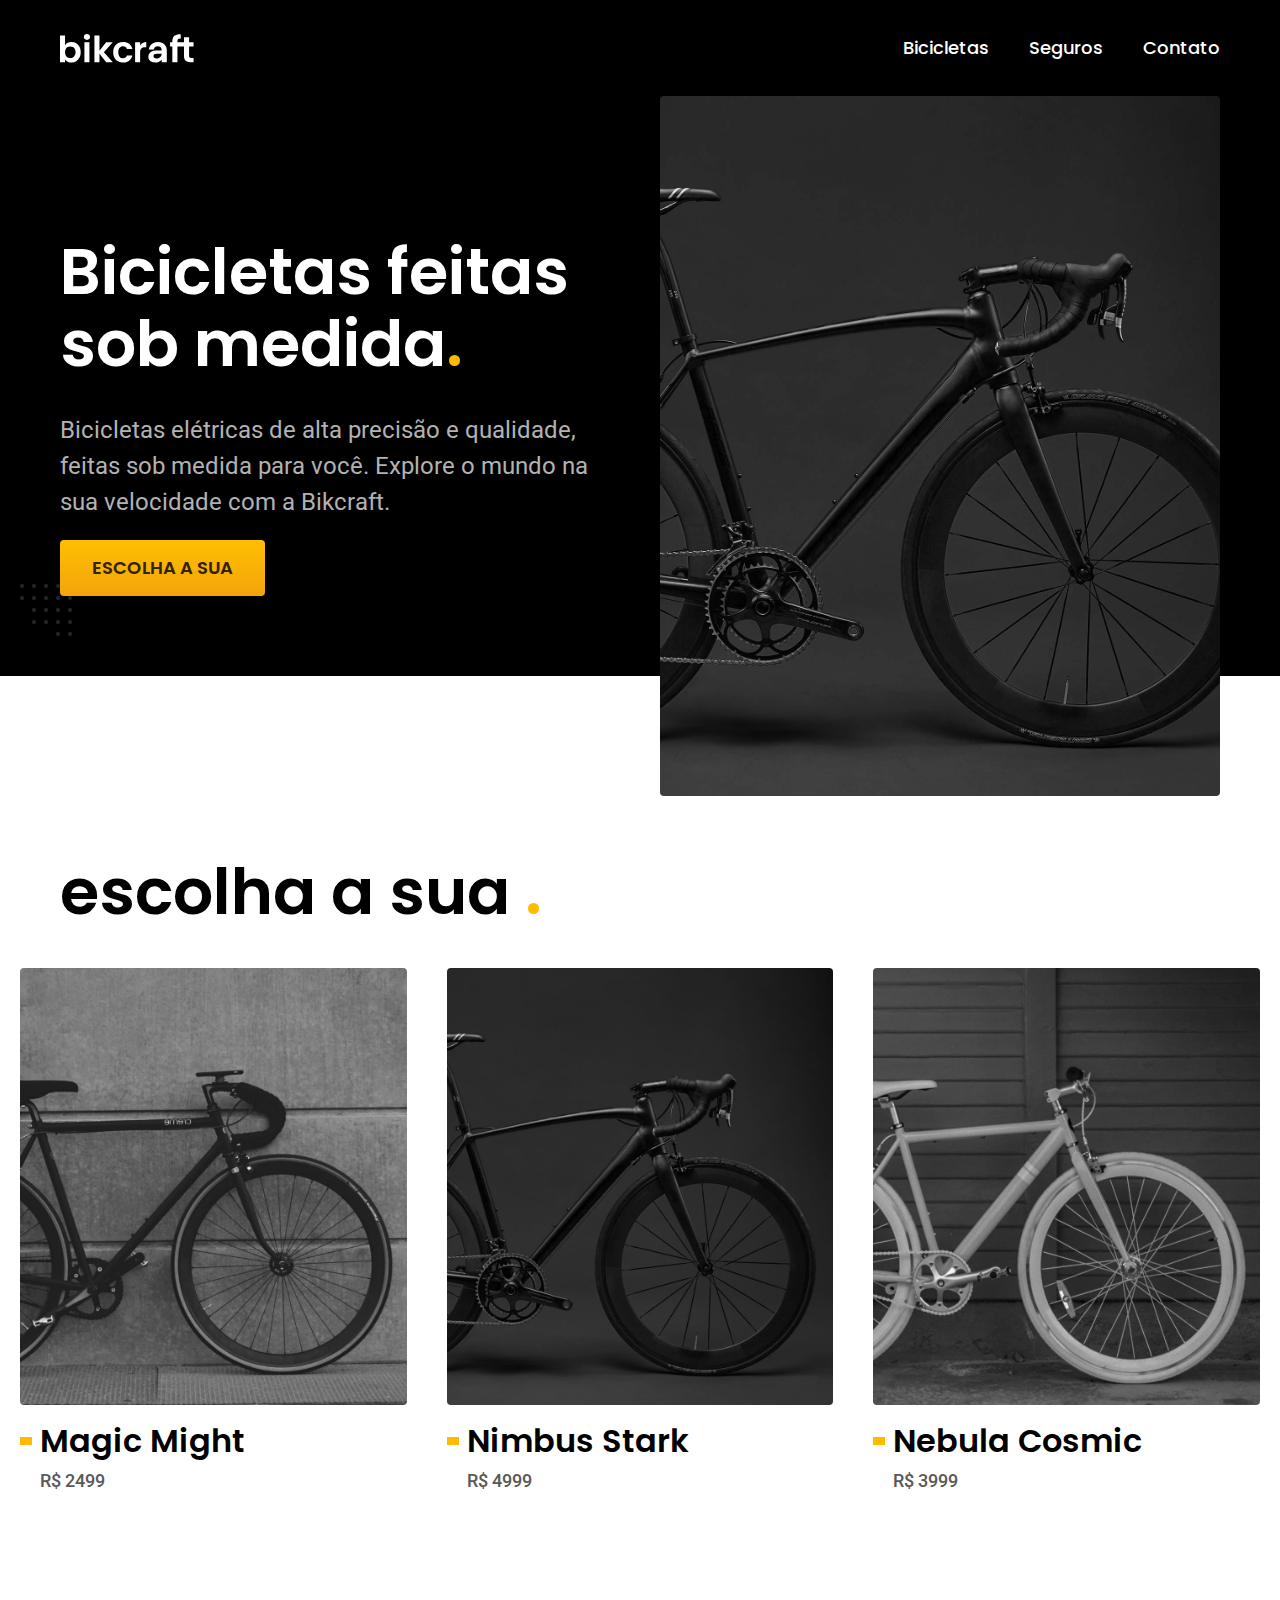
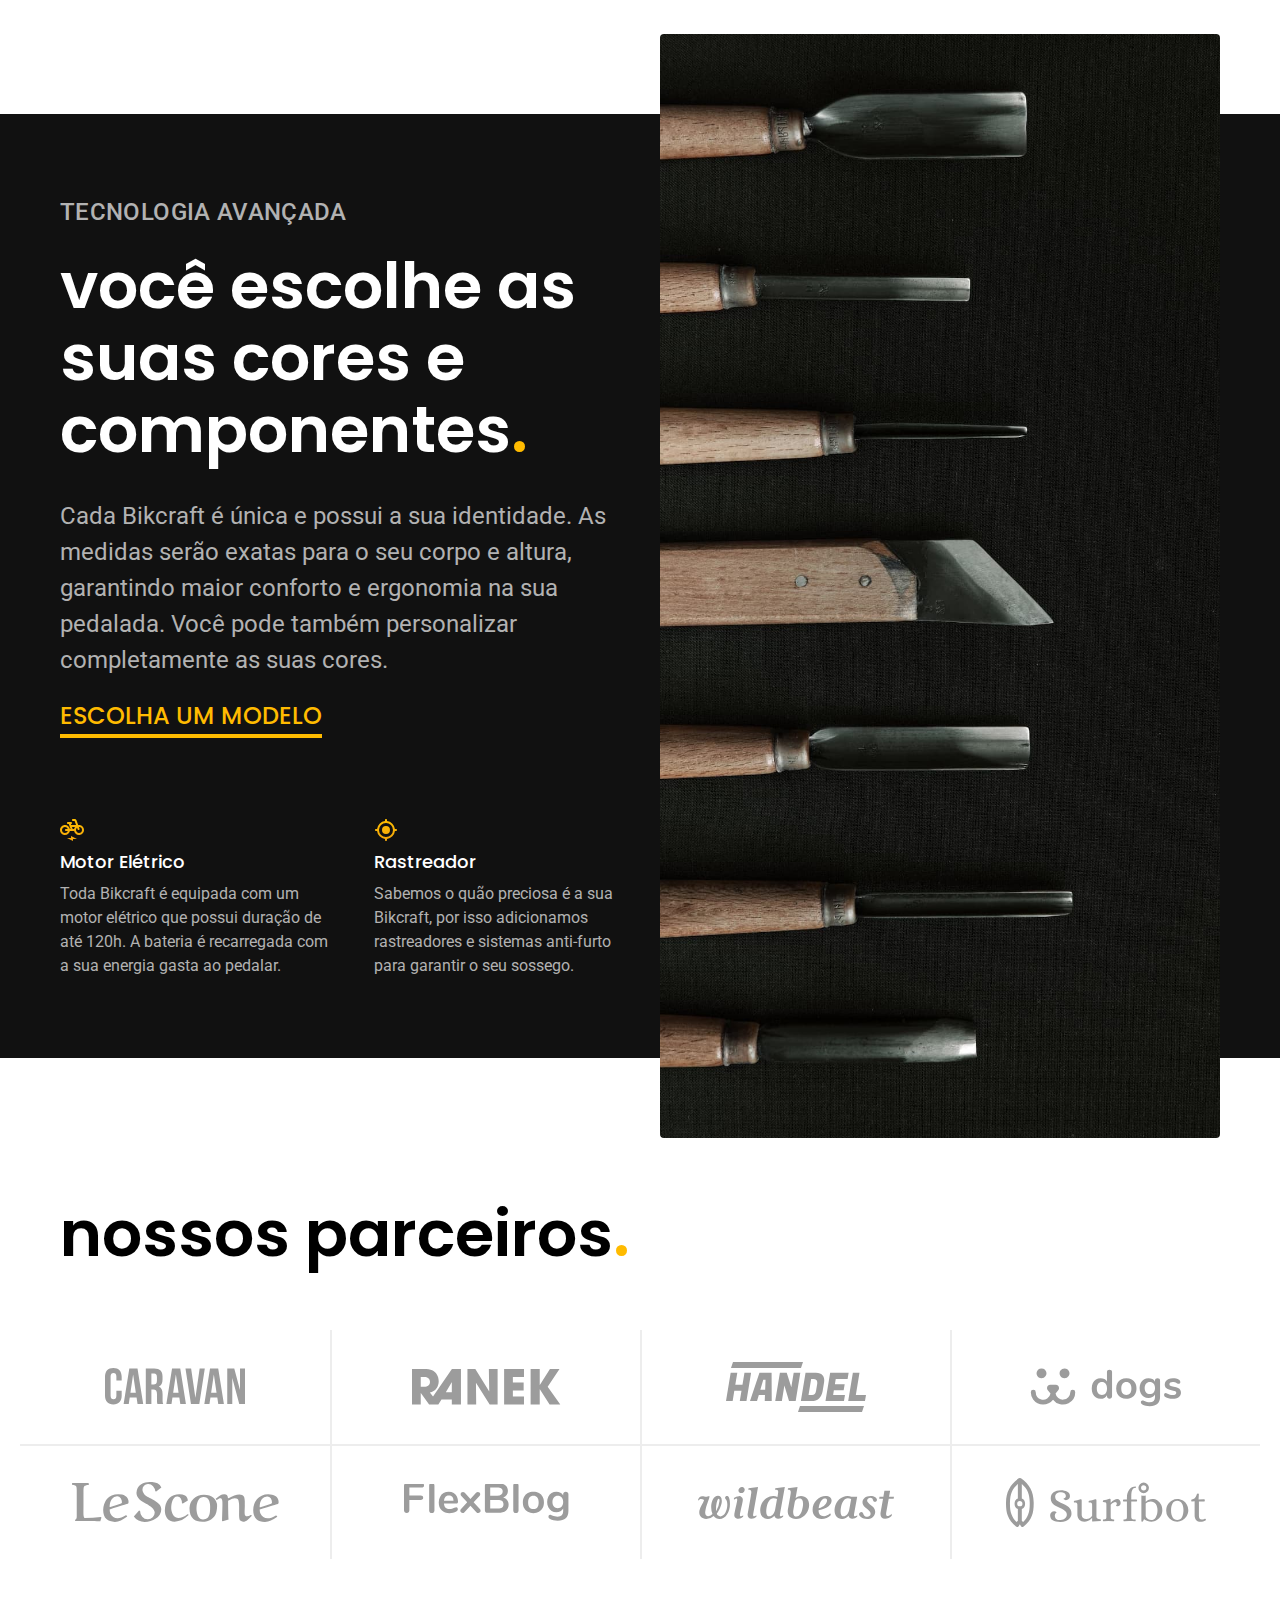
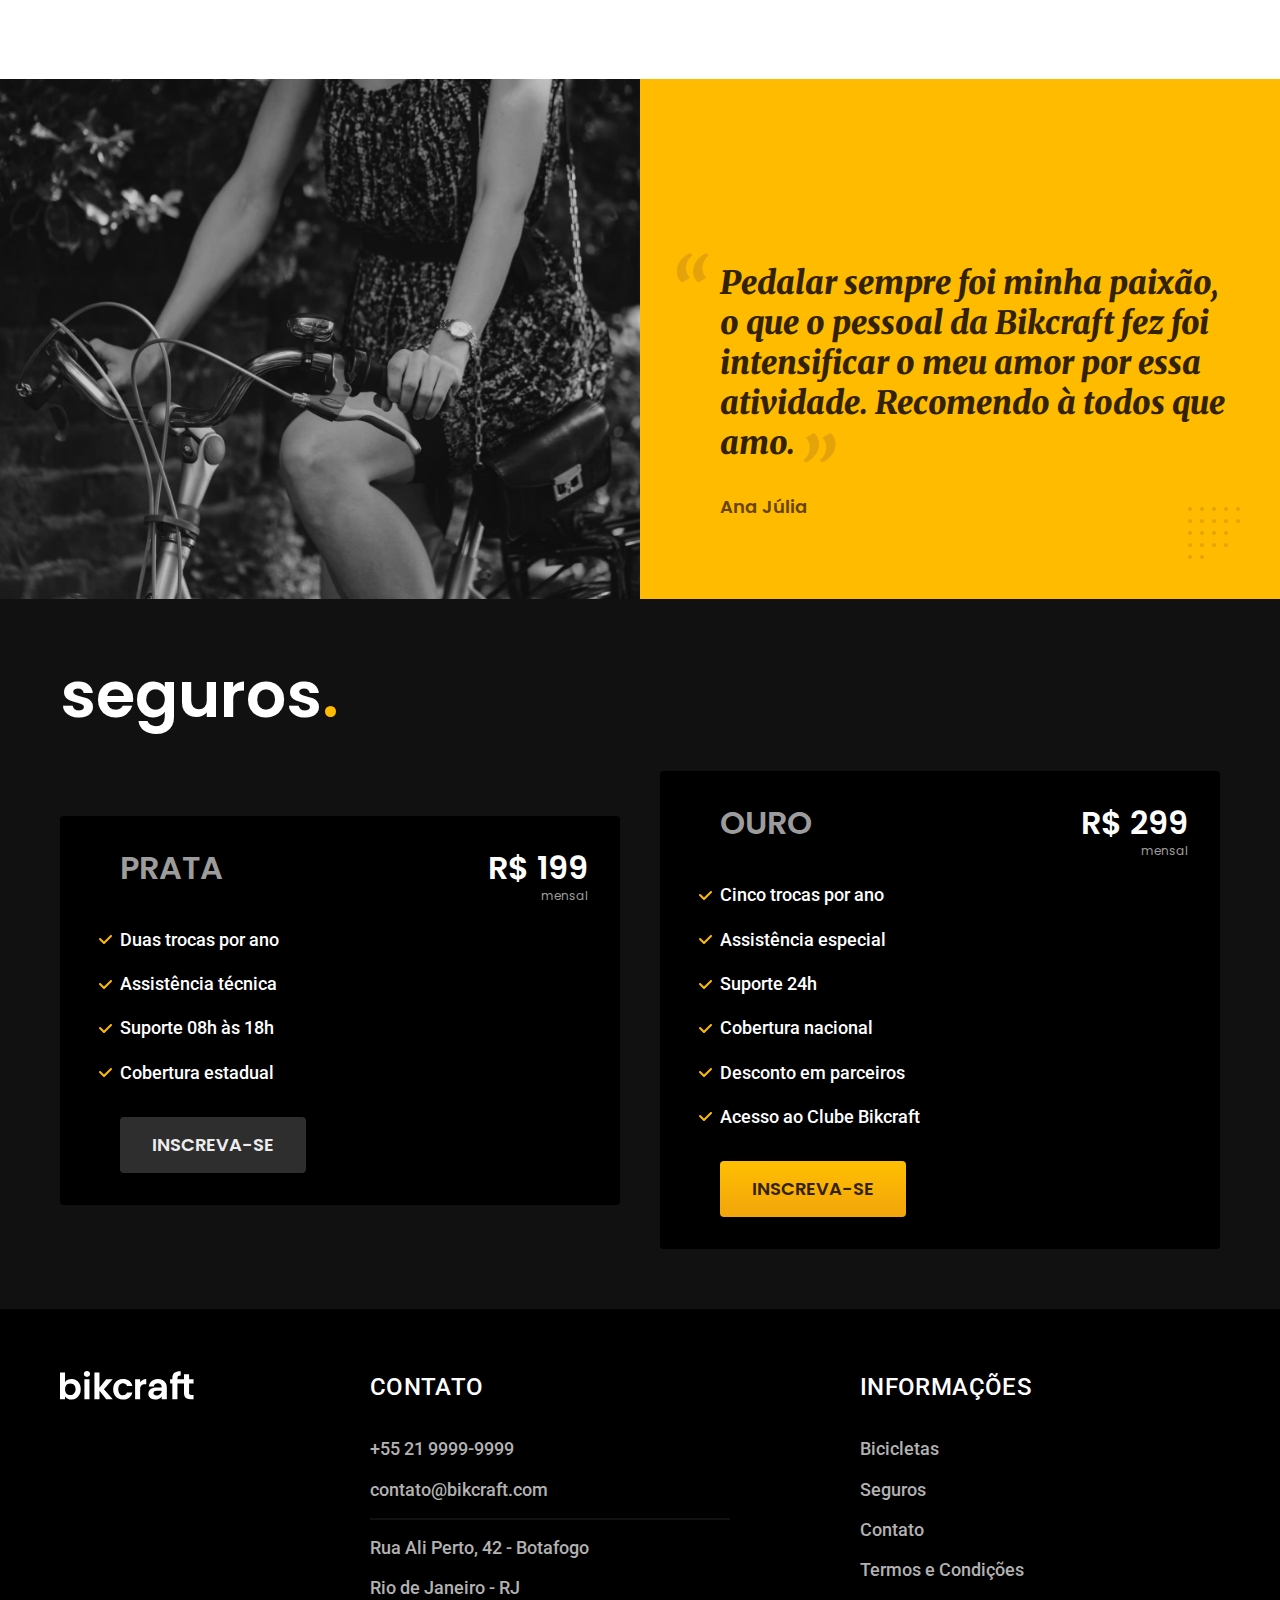
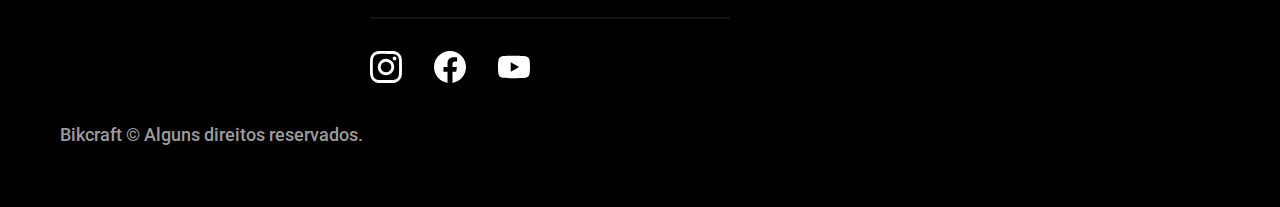
<file: index.html>
<!DOCTYPE html>
<html lang="pt-br">

<head>
  <meta charset="UTF-8">
  <meta name="viewport" content="width=device-width, initial-scale=1.0">
  <title>Bikcraft - Bicicletas Elétricas</title>
  <meta name="description" content="Bicicletas elétricas de alta precisão e qualidade,  feitas sob medida para o cliente. Explore o mundo na sua velocidade com a Bikcraft.">

  <link rel="icon" href="./favicon.svg" type="image/svg+xml">
  <link rel="preload" href="./CSS/style.min.css" as="style">
  <link rel="stylesheet" href="./CSS/style.min.css">
  <script>document.documentElement.classList.add('js');</script>

  <link rel="preconnect" href="https://fonts.googleapis.com">
  <link rel="preconnect" href="https://fonts.gstatic.com" crossorigin>
  <link href="https://fonts.googleapis.com/css2?family=Merriweather:ital,wght@1,900&family=Poppins:wght@400;600&family=Roboto:wght@400;500&display=swap" rel="stylesheet">
</head>

<body>
  <header class="header-bg">
    <div class="header container">
      <a href="./">
        <img src="./img/bikcraft.svg" width="136" height="32" alt="Bikcraft">
      </a>

      <nav aria-label="primaria">
        <ul class="header-menu font-1-m cor-0">
          <li><a href="./bicicletas.html">Bicicletas</a></li>
          <li><a href="./seguros.html">Seguros</a></li>
          <li><a href="./contato.html">Contato</a></li>
        </ul>
      </nav>
    </div>
  </header>

  <main class="introducao-bg">
    <div class="introducao container">
      <div class="introducao-conteudo">
        <h1 class="font-1-xxl cor-0 fadeInDown" data-anime="200">Bicicletas feitas sob medida<span class="cor-p1">.</span></h1>
        <p class="font-2-l cor-5 fadeInDown" data-anime="400">Bicicletas elétricas de alta precisão e qualidade, feitas sob medida para você. Explore o mundo na sua velocidade com a Bikcraft.</p>
        <a class="botao fadeInDown" data-anime="600" href="./bicicletas.html">Escolha a sua</a>
      </div>
      <picture data-anime="800" class="fadeInDown">
        <source media="(max-width: 800px)" srcset="./img/bicicletas/nimbus.jpg">
        <img src="./img/fotos/introducao.jpg" width="1280" height="1600" alt="Bicicleta elétrica preta.">
      </picture>
    </div>
  </main>

  <article class="bicicletas-lista">
    <h2 class=" container font-1-xxl">escolha a sua <span class="cor-p1">.</span></h2>

    <ul>
      <li>
        <a href="./bicicletas/magic.html">
          <img src="./img/bicicletas/magic-home.jpg" alt="Bicicleta preta" width="920" height="1040">
          <h3 class="font-1-xl">Magic Might</h3>
          <span class="font-2-m cor-8">R$ 2499</span>
        </a>
      </li>

      <li>
        <a href="./bicicletas/nimbus.html">
          <img src="./img/bicicletas/nimbus-home.jpg" alt="Bicicleta preta" width="920" height="1040">
          <h3 class="font-1-xl">Nimbus Stark</h3>
          <span class="font-2-m cor-8">R$ 4999</span>
        </a>
      </li>

      <li>
        <a href="./bicicletas/nebula.html">
          <img src="./img/bicicletas/nebula-home.jpg" alt="Bicicleta preta" width="920" height="1040">
          <h3 class="font-1-xl">Nebula Cosmic</h3>
          <span class="font-2-m cor-8">R$ 3999</span>
        </a>
      </li>
    </ul>
  </article>

  <article class="tecnologia-bg">
    <div class="tecnologia container">

      <div class="tecnologia-conteudo">
        <span class="font-2-l-b cor-5">Tecnologia Avançada</span>
        <h2 class="font-1-xxl cor-0">você escolhe as suas cores e componentes<span class="cor-p1">.</span></h2>
        <p class="font-2-l cor-5">Cada Bikcraft é única e possui a sua identidade. As medidas serão exatas para o seu corpo e altura, garantindo maior conforto e ergonomia na sua pedalada. Você pode também personalizar completamente as suas cores.</p>
        <a class="link" href="./bicicletas.html">Escolha um modelo</a>

        <div class="tecnologia-vantagens">
          <div>
            <img src="./img/icones/eletrica.svg" alt="" width="24" height="24">
            <h3 class="font-1-m cor-0">Motor Elétrico</h3>
            <p class="font-2-s cor-5">Toda Bikcraft é equipada com um motor elétrico que possui duração de até 120h. A bateria é recarregada com a sua energia gasta ao pedalar.</p>
          </div>

          <div>
            <img src="./img/icones/rastreador.svg" alt="" width="24" height="24">
            <h3 class="font-1-m cor-0">Rastreador</h3>
            <p class="font-2-s cor-5">Sabemos o quão preciosa é a sua Bikcraft, por isso adicionamos rastreadores e sistemas anti-furto para garantir o seu sossego.</p>
          </div>
        </div>

      </div>
      <div class="tecnologia-imagem">
        <img src="./img/fotos/tecnologia.jpg" alt="" width="1200" height="1920">
      </div>
    </div>
  </article>

  <section class="parceiros" aria-label="Nossos Parceiros">
    <h2 class=" container font-1-xxl">nossos parceiros<span class="cor-p1">.</span></h2>
    <ul>
      <li><img src="./img/parceiros/caravan.svg" alt="caravan" width="140" height="38"></li>
      <li><img src="./img/parceiros/ranek.svg" alt="ranekd" width="149" height="36"></li>
      <li><img src="./img/parceiros/handel.svg" alt="handel" width="140" height="50"></li>
      <li><img src="./img/parceiros/dogs.svg" alt="dogs" width="152" height="39"></li>
      <li><img src="./img/parceiros/lescone.svg" alt="lescone" width="208" height="41"></li>
      <li><img src="./img/parceiros/flexblog.svg" alt="flexblog" width="165" height="38"></li>
      <li><img src="./img/parceiros/wildbeast.svg" alt="wildbeast" width="196" height="34"></li>
      <li><img src="./img/parceiros/surfbot.svg" alt="surfbot" width="200" height="49"></li>
    </ul>
  </section>

  <section class="depoimento" aria-label="Depoimento">
    <div>
      <img src="./img/fotos/depoimento.jpg" width="1560" height="1360" alt="Pessoa pedalando uma bicicleta Bikcraft">
    </div>
    <div class="depoimento-conteudo">
      <blockquote class="font-1-xl cor-p5">
        <p>Pedalar sempre foi minha paixão, o que o pessoal da Bikcraft fez foi intensificar o meu amor por essa atividade. Recomendo à todos que amo.</p>
      </blockquote>
      <span class="font-1-m-b cor-p4">Ana Júlia</span>
    </div>
  </section>

  <article class="seguros-bg">
    <div class="seguros container">
      <h2 class="font-1-xxl cor-0">seguros<span class="cor-p1">.</span></h2>
      <div class="seguros-item">
        <h3 class="font-1-xl cor-6">PRATA</h3>
        <span class="font-1-xl cor-0">R$ 199 <span class="font-1-xs cor-6">mensal</span></span>
        <ul class="font-2-m cor-0">
          <li>Duas trocas por ano</li>
          <li>Assistência técnica</li>
          <li>Suporte 08h às 18h</li>
          <li>Cobertura estadual</li>
        </ul>
        <a class="botao secundario" href="./orçamento.html?tipo=seguro&produto=prata">Inscreva-se</a>
      </div>

      <div class="seguros-item">
        <h3 class="font-1-xl cor-6">OURO</h3>
        <span class="font-1-xl cor-0">R$ 299 <span class="font-1-xs cor-6">mensal</span></span>
        <ul class="font-2-m cor-0">
          <li>Cinco trocas por ano</li>
          <li>Assistência especial</li>
          <li>Suporte 24h</li>
          <li>Cobertura nacional</li>
          <li>Desconto em parceiros</li>
          <li>Acesso ao Clube Bikcraft</li>
        </ul>
        <a class="botao" href="./orçamento.html?tipo=seguro&produto=ouro">Inscreva-se</a>
      </div>
    </div>
  </article>

  <footer class="footer-bg">
    <div class="footer container">
      <img src="./img/bikcraft.svg" alt="Bikcraft" width="136" height="32">
      <div class="footer-contato">
        <h3 class="font-2-l-b cor-0">Contato</h3>
        <ul class="font-2-m cor-5">
          <li><a href="tel::+552199999999">+55 21 9999-9999</a></li>
          <li><a href="mailto:contato@bikcraft.com">contato@bikcraft.com</a></li>
          <li>Rua Ali Perto, 42 - Botafogo</li>
          <li>Rio de Janeiro - RJ</li>
        </ul>

        <div class="footer-redes">
          <a href="./">
            <img src="./img/redes/instagram.svg" alt="Instagram" width="32" height="32"></a>
          <a href="./"><img src="./img/redes/facebook.svg" alt="Facebook" width="32" height="32"></a>
          <a href="./"><img src="./img/redes/youtube.svg" alt="Youtube" width="32" height="32"></a>
        </div>
      </div>

      <div class="footer-informacoes">
        <h3 class="font-2-l-b cor-0">Informações</h3>
        <nav>
          <ul class="font-2-m cor-5">
            <li><a href="./bicicletas.html">Bicicletas</a></li>
            <li><a href="./seguros.html">Seguros</a></li>
            <li><a href="./contato.html">Contato</a></li>
            <li><a href="./termos.html">Termos e Condições</a></li>
          </ul>
        </nav>
      </div>
      <p class="footer-copy font-2-m cor-6">Bikcraft © Alguns direitos reservados.</p>
    </div>
  </footer>

  <script src="./js/plugins/simple-anime.js"></script>
  <script src="./js/script.js"></script>
</body>

</html>
</file>
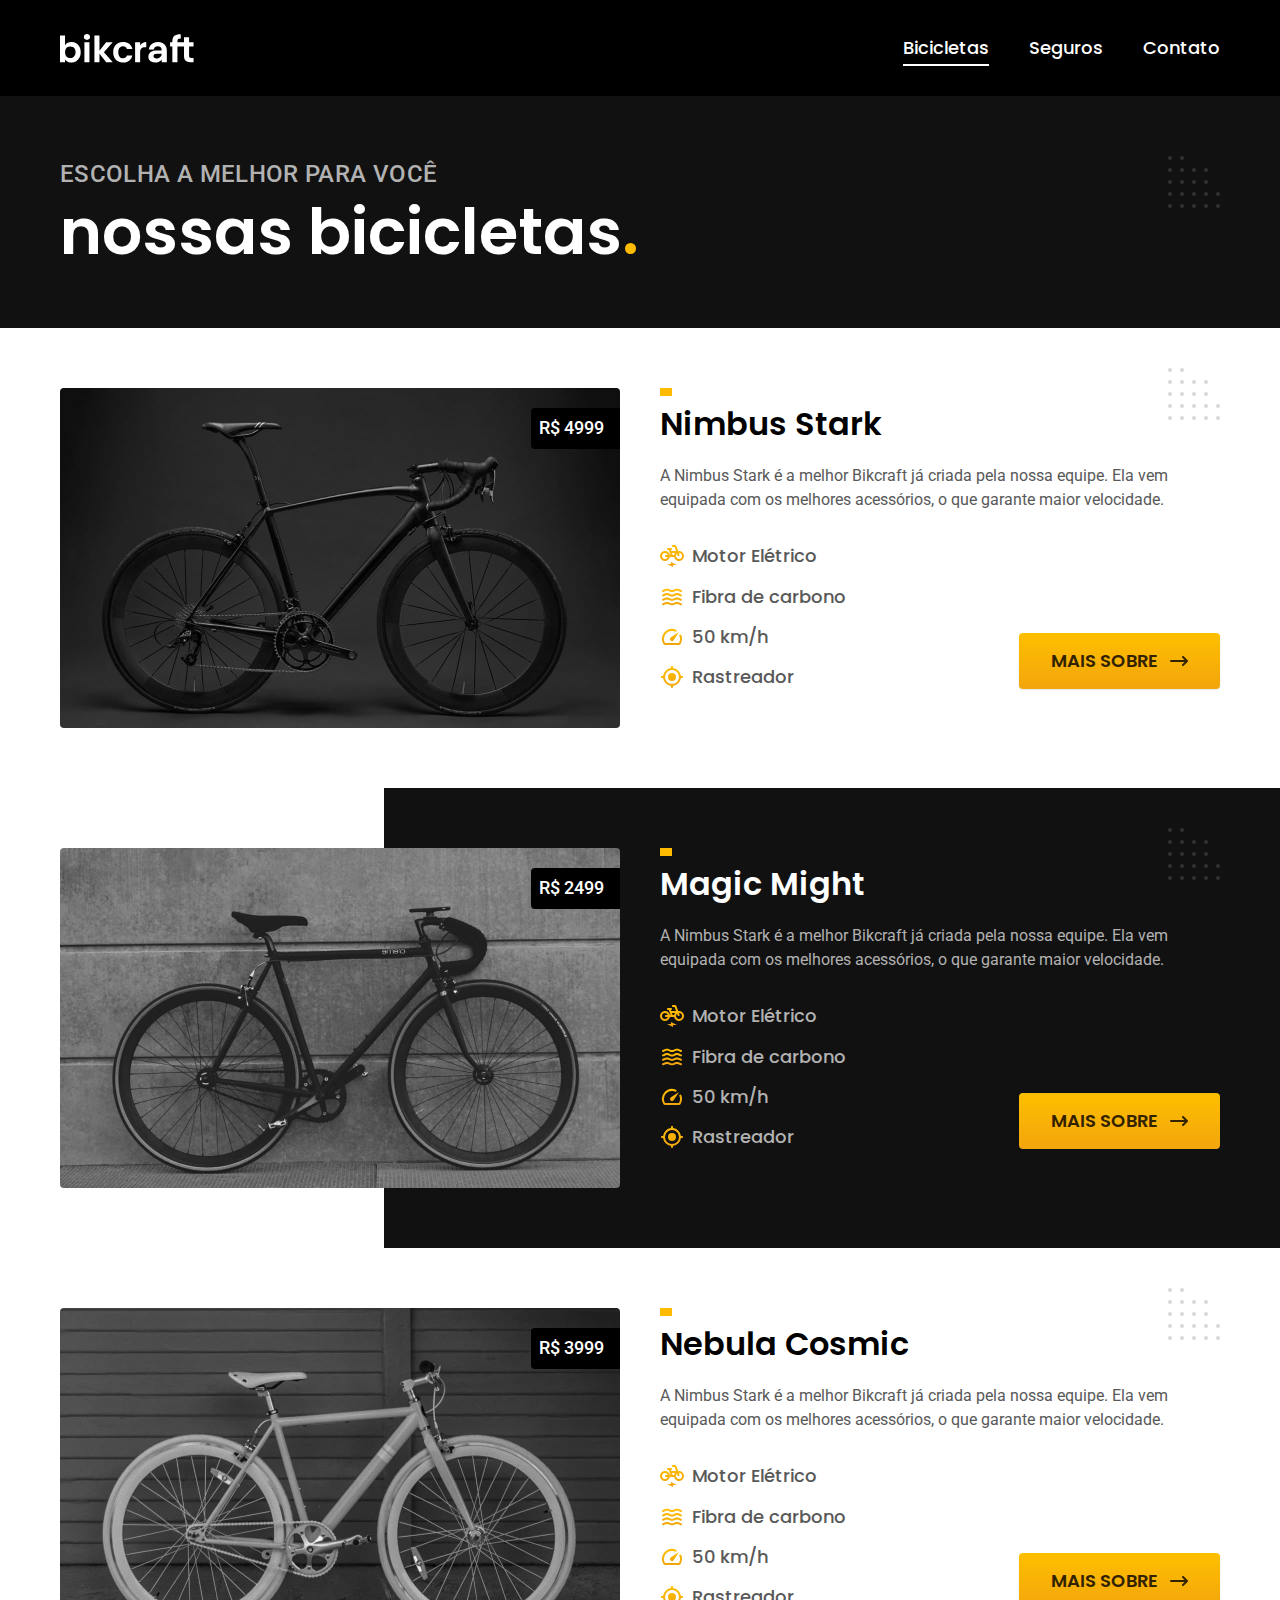
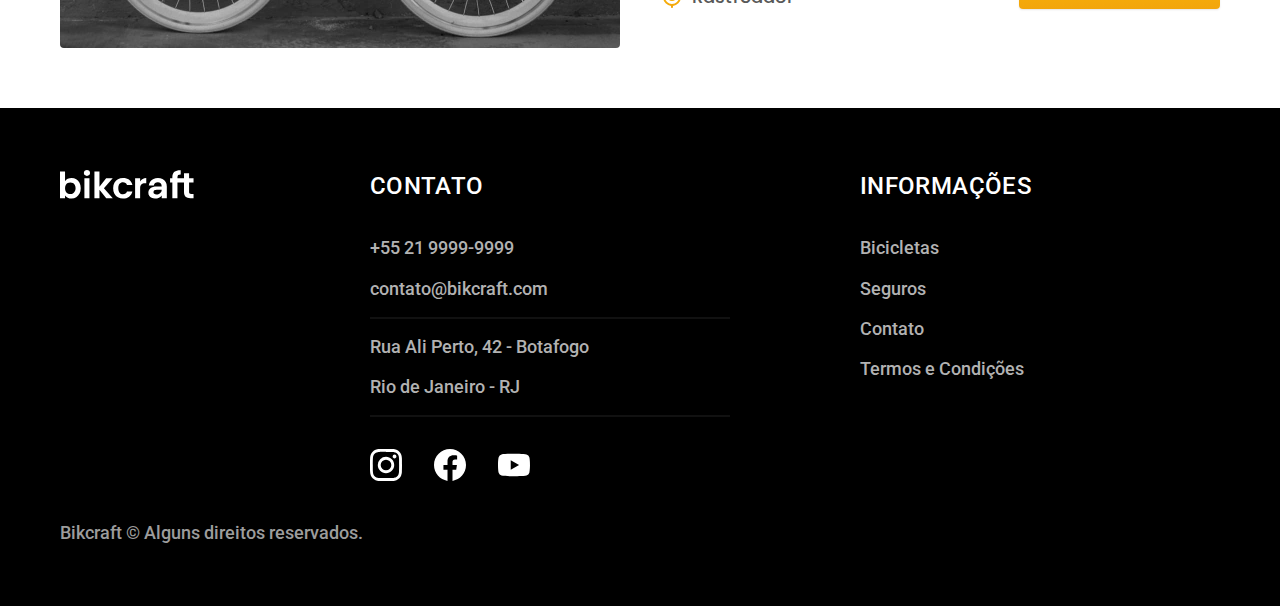
<file: bicicletas.html>
<!DOCTYPE html>
<html lang="pt-br">

<head>
  <meta charset="UTF-8">
  <meta name="viewport" content="width=device-width, initial-scale=1.0">
  <title>Bicicletas | Bikcraft</title>
  <meta name="description" content="Termos e Condições.">

  <link rel="icon" href="./favicon.svg" type="image/svg+xml">

  <link rel="preload" href="./CSS/style.min.css" as="style">
  <link rel="stylesheet" href="./CSS/style.min.css">

  <script>document.documentElement.classList.add('js');</script>

  <link rel="preconnect" href="https://fonts.googleapis.com">
  <link rel="preconnect" href="https://fonts.gstatic.com" crossorigin>
  <link href="https://fonts.googleapis.com/css2?family=Merriweather:ital,wght@1,900&family=Poppins:wght@400;600&family=Roboto:wght@400;500&display=swap" rel="stylesheet">
</head>

<body id="bicicletas">
  <header class="header-bg">
    <div class="header container">
      <a href="./">
        <img src="./img/bikcraft.svg" alt="Bikcraft">
      </a>

      <nav aria-label="primaria">
        <ul class="header-menu font-1-m cor-0">
          <li><a href="./bicicletas.html">Bicicletas</a></li>
          <li><a href="./seguros.html">Seguros</a></li>
          <li><a href="./contato.html">Contato</a></li>
        </ul>
      </nav>
    </div>
  </header>

  <main>
    <div class="titulo-bg">
      <div class="titulo container">
        <p class="font-2-l-b cor-5">Escolha a melhor para você</p>
        <h1 class="font-1-xxl cor-0">nossas bicicletas<span class="cor-p1">.</span></h1>
      </div>
    </div>

    <div class="bicicletas container">
      <div class="bicicletas-imagem">
        <img src="./img/bicicletas/nimbus.jpg" alt="Bicicleta preta">
        <span class="font-2-m cor-0">R$ 4999</span>
      </div>
      <div class="bicicletas-conteudo">
        <h2 class="font-1-xl">Nimbus Stark</h2>
        <p class="font-2-s cor-8">A Nimbus Stark é a melhor Bikcraft já criada pela nossa equipe. Ela vem equipada com os melhores acessórios, o que garante maior velocidade.</p>
        <ul class="font-1-m cor-8">
          <li><img src="./img/icones/eletrica.svg" alt="">Motor Elétrico</li>
          <li><img src="./img/icones/carbono.svg" alt="">Fibra de carbono</li>
          <li><img src="./img/icones/velocidade.svg" alt="">50 km/h</li>
          <li><img src="./img/icones/rastreador.svg" alt="">Rastreador</li>
        </ul>
        <a class="botao seta" href="./bicicletas/nimbus.html">Mais Sobre</a>
      </div>
    </div>


    <div class="bicicletas-bg">
      <div class="bicicletas container">
        <div class="bicicletas-imagem">
          <img src="./img/bicicletas/magic.jpg" alt="Bicicleta preta">
          <span class="font-2-m cor-0">R$ 2499</span>
        </div>
        <div class="bicicletas-conteudo">
          <h2 class="font-1-xl cor-0">Magic Might</h2>
          <p class="font-2-s cor-5">A Nimbus Stark é a melhor Bikcraft já criada pela nossa equipe. Ela vem equipada com os melhores acessórios, o que garante maior velocidade.</p>
          <ul class="font-1-m cor-5">
            <li><img src="./img/icones/eletrica.svg" alt="">Motor Elétrico</li>
            <li><img src="./img/icones/carbono.svg" alt="">Fibra de carbono</li>
            <li><img src="./img/icones/velocidade.svg" alt="">50 km/h</li>
            <li><img src="./img/icones/rastreador.svg" alt="">Rastreador</li>
          </ul>
          <a class="botao seta" href="./bicicletas/magic.html">Mais Sobre</a>

        </div>
      </div>
    </div>


    <div class="bicicletas container">
      <div class="bicicletas-imagem">
        <img src="./img/bicicletas/nebula.jpg" alt="Bicicleta preta">
        <span class="font-2-m cor-0">R$ 3999</span>
      </div>
      <div class="bicicletas-conteudo">
        <h2 class="font-1-xl">Nebula Cosmic</h2>
        <p class="font-2-s cor-8">A Nimbus Stark é a melhor Bikcraft já criada pela nossa equipe. Ela vem equipada com os melhores acessórios, o que garante maior velocidade.</p>
        <ul class="font-1-m cor-8">
          <li><img src="./img/icones/eletrica.svg" alt="">Motor Elétrico</li>
          <li><img src="./img/icones/carbono.svg" alt="">Fibra de carbono</li>
          <li><img src="./img/icones/velocidade.svg" alt="">50 km/h</li>
          <li><img src="./img/icones/rastreador.svg" alt="">Rastreador</li>
        </ul>
        <a class="botao seta" href="./bicicletas/nebula.html">Mais Sobre</a>

      </div>
    </div>



  </main>

  <footer class="footer-bg">
    <div class="footer container">
      <img src="./img/bikcraft.svg" alt="Bikcraft">
      <div class="footer-contato">
        <h3 class="font-2-l-b cor-0">Contato</h3>
        <ul class="font-2-m cor-5">
          <li><a href="tel::+552199999999">+55 21 9999-9999</a></li>
          <li><a href="mailto:contato@bikcraft.com">contato@bikcraft.com</a></li>
          <li>Rua Ali Perto, 42 - Botafogo</li>
          <li>Rio de Janeiro - RJ</li>
        </ul>

        <div class="footer-redes">
          <a href="./">
            <img src="./img/redes/instagram.svg" alt="Instagram"></a>
          <a href="./"><img src="./img/redes/facebook.svg" alt="Facebook"></a>
          <a href="./"><img src="./img/redes/youtube.svg" alt="Youtube"></a>
        </div>
      </div>

      <div class="footer-informacoes">
        <h3 class="font-2-l-b cor-0">Informações</h3>
        <nav>
          <ul class="font-2-m cor-5">
            <li><a href="./bicicletas.html">Bicicletas</a></li>
            <li><a href="./seguros.html">Seguros</a></li>
            <li><a href="./contato.html">Contato</a></li>
            <li><a href="./termos.html">Termos e Condições</a></li>
          </ul>
        </nav>
      </div>
      <p class="footer-copy font-2-m cor-6">Bikcraft © Alguns direitos reservados.</p>
    </div>
  </footer>
  <script src="./js/script.js"></script>
</body>

</html>
</file>
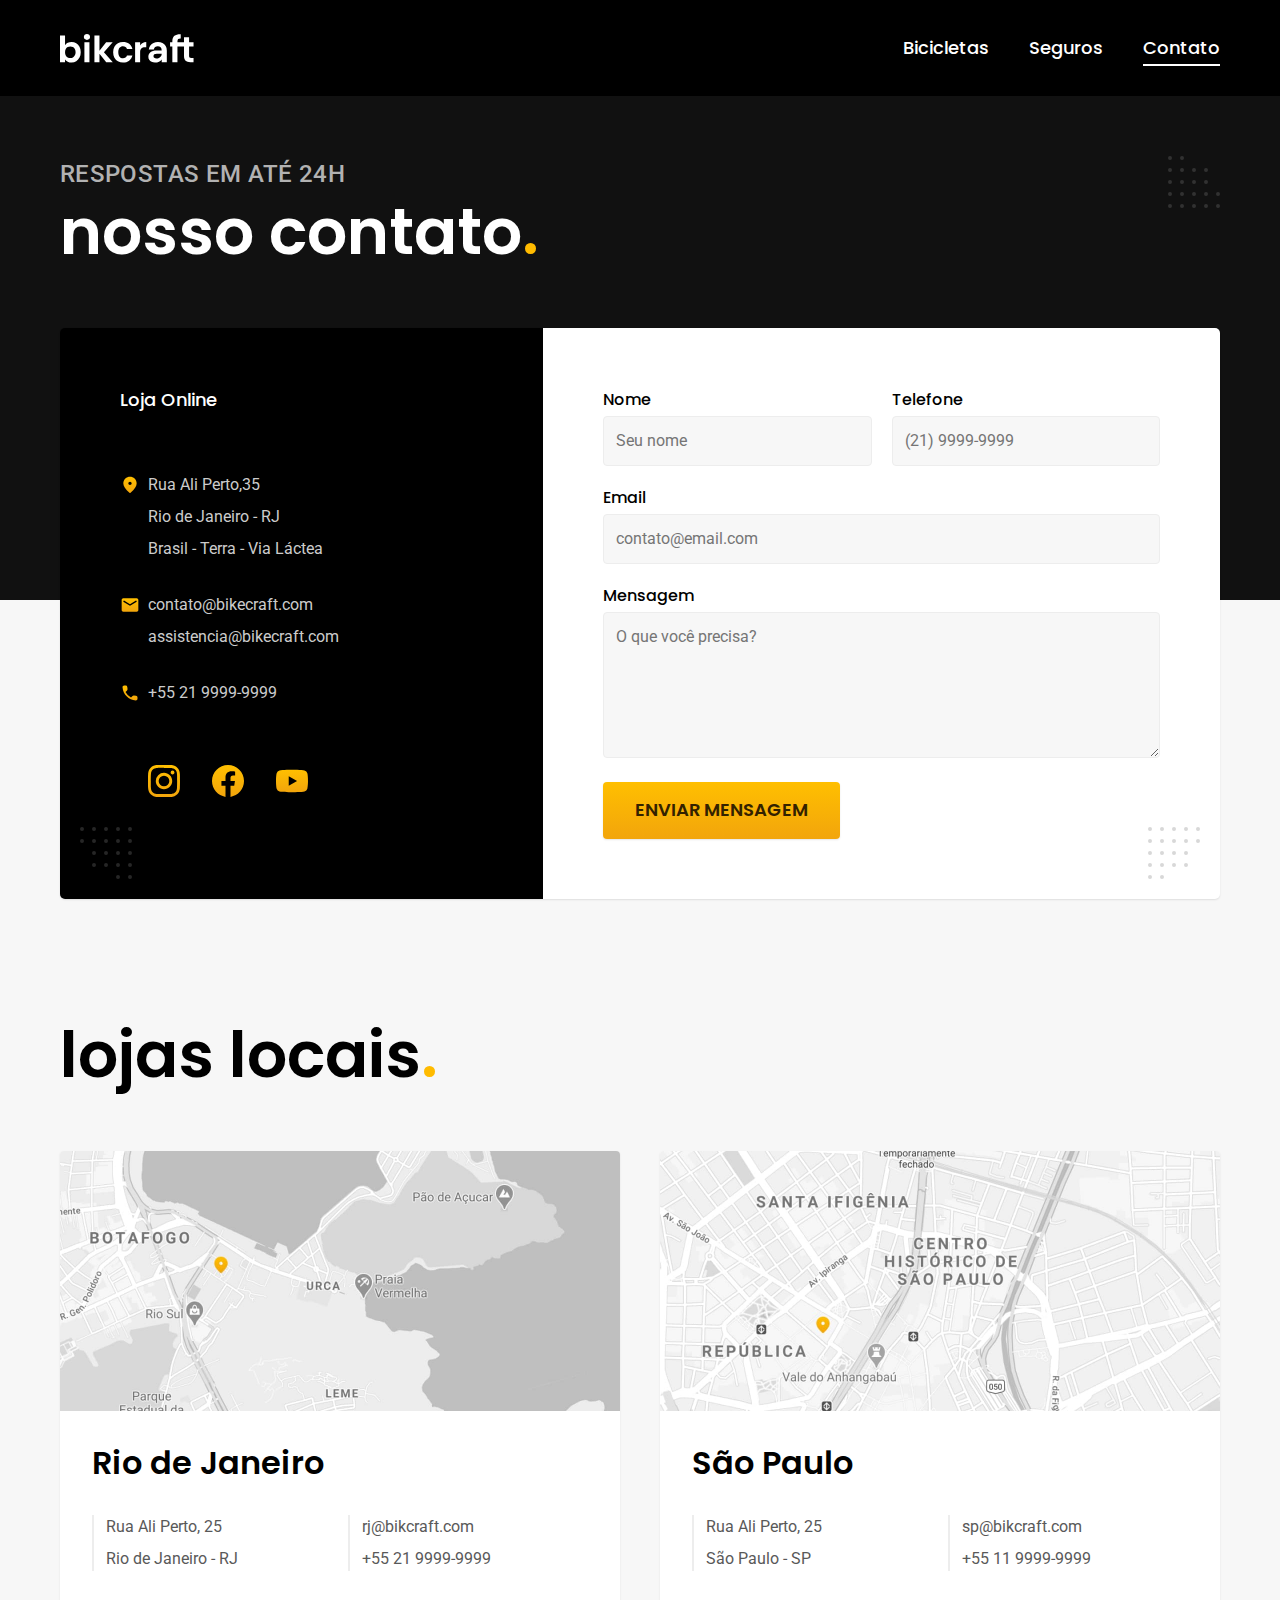
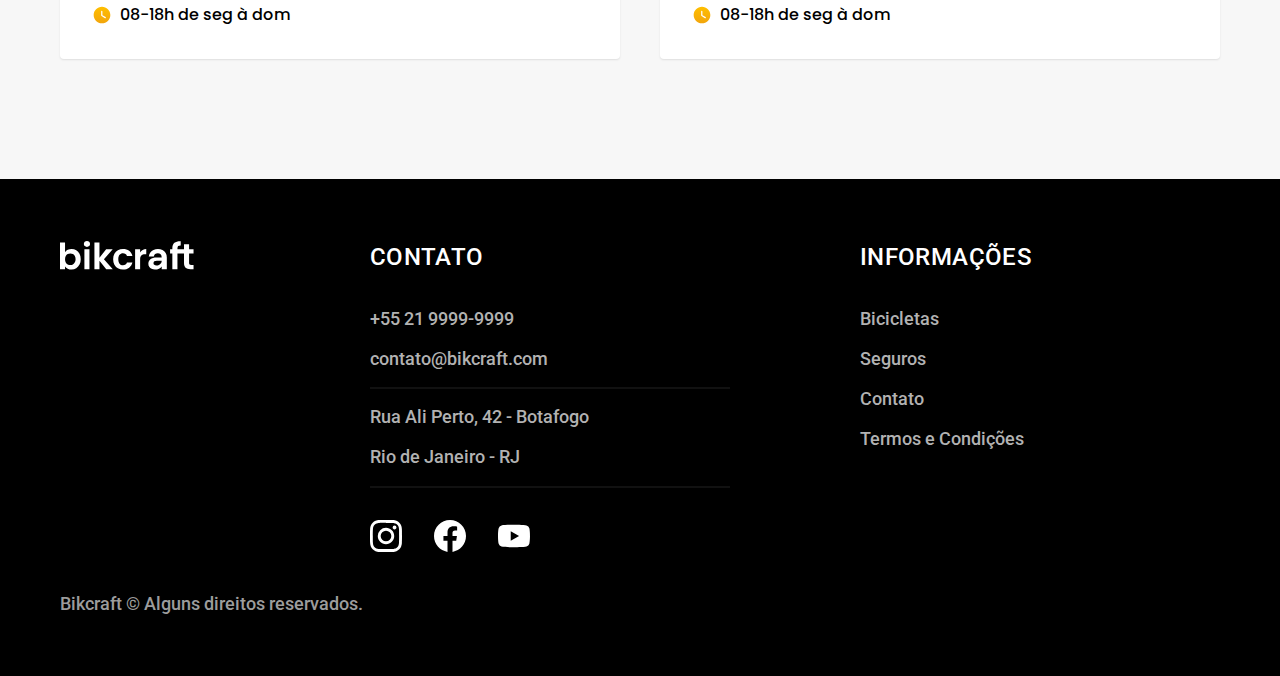
<file: contato.html>
<!DOCTYPE html>
<html lang="pt-br">

<head>
  <meta charset="UTF-8">
  <meta name="viewport" content="width=device-width, initial-scale=1.0">
  <title>Contato | Bikcraft</title>
  <meta name="description" content="Termos e Condições.">

  <link rel="icon" href="./favicon.svg" type="image/svg+xml">
  <link rel="preload" href="./CSS/style.min.css" as="style">
  <link rel="stylesheet" href="./CSS/style.min.css">

  <script>document.documentElement.classList.add('js');</script>

  <link rel="preconnect" href="https://fonts.googleapis.com">
  <link rel="preconnect" href="https://fonts.gstatic.com" crossorigin>
  <link href="https://fonts.googleapis.com/css2?family=Merriweather:ital,wght@1,900&family=Poppins:wght@400;600&family=Roboto:wght@400;500&display=swap" rel="stylesheet">
</head>

<body id="contato">
  <header class="header-bg">
    <div class="header container">
      <a href="./">
        <img src="./img/bikcraft.svg" alt="Bikcraft">
      </a>

      <nav aria-label="primaria">
        <ul class="header-menu font-1-m cor-0">
          <li><a href="./bicicletas.html">Bicicletas</a></li>
          <li><a href="./seguros.html">Seguros</a></li>
          <li><a href="./contato.html">Contato</a></li>
        </ul>
      </nav>
    </div>
  </header>

  <main>
    <div class="titulo-bg">
      <div class="titulo container">
        <p class="font-2-l-b cor-5">Respostas em até 24h</p>
        <h1 class="font-1-xxl cor-0">nosso contato<span class="cor-p1">.</span></h1>
      </div>
    </div>

    <div class="contato container">
      <section class="contato-dados" aria-label="Endereço">
        <h2 class="font-1-m cor-0">Loja Online</h2>
        <div class="contato-endereco font-2-s cor-4">
          <p>Rua Ali Perto,35</p>
          <p>Rio de Janeiro - RJ</p>
          <p>Brasil - Terra - Via Láctea</p>
        </div>
        <address class="contato-meios font-2-s cor-4">
          <a href="mailto:contato@bikecraft.com">contato@bikecraft.com</a>
          <a href="mailto:assistencia@bikecraft.com">assistencia@bikecraft.com</a>
          <a href="tel::+552199999999">+55 21 9999-9999</a>
        </address>
        <div class="contato-redes">
          <a href="./">
            <img src="./img/redes/instagram-p.svg" alt="Instagram"></a>
          <a href="./"><img src="./img/redes/facebook-p.svg" alt="Facebook"></a>
          <a href="./"><img src="./img/redes/youtube-p.svg" alt="Youtube"></a>
        </div>
      </section>

      <section class="contato-formulario" aria-label="Formulário">
        <form class="form" action="./contato.html">
          <div>
            <label for="nome">Nome</label>
            <input type="text" id="nome" name="nome" placeholder="Seu nome">
          </div>

          <div>
            <label for="telefone">Telefone</label>
            <input type="text" id="telefone" name="telefone" placeholder="(21) 9999-9999">
          </div>

          <div class="col-2">
            <label for="email">Email</label>
            <input type="email" id="email" name="email" placeholder="contato@email.com" required>
          </div>

          <div class="col-2">
            <label for="mensagem">Mensagem</label>
            <textarea rows="5" id="mensagem" name="mensagem" placeholder="O que você precisa?"></textarea>
          </div>
          <button class="botao col-2">Enviar Mensagem</button>

        </form>
      </section>
    </div>
  </main>

  <article class="lojas container">
    <h2 class="font-1-xxl">lojas locais<span class="cor-p1">.</span> </h2>

    <div class="lojas-item">
      <img src="./img/lojas/rj.jpg" alt="mapa marcando o endereço em Rua Ali Perto,25 - Rio de Janeiro - RJ">
      <div class="lojas-conteudo">
        <h3 class="font-1-xl">Rio de Janeiro</h3>
        <div class="lojas-dados font-2-s cor-8">
          <p>Rua Ali Perto, 25</p>
          <p>Rio de Janeiro - RJ</p>
        </div>
        <div class="lojas-dados font-2-s cor-8">
          <a href="mailto:rj@bikcraft.com">rj@bikcraft.com</a>
          <a href="tel::+552199999999">+55 21 9999-9999</a>
        </div>
        <p class="lojas-tempo font-1-s"><img src="./img/icones/horario.svg" alt="">08-18h de seg à dom</p>
      </div>
    </div>

    <div class="lojas-item">
      <img src="./img/lojas/sp.jpg" alt="mapa marcando o endereço em Rua Ali Perto,25 - São Paulo - SP">
      <div class="lojas-conteudo">
        <h3 class="font-1-xl">São Paulo</h3>
        <div class="lojas-dados font-2-s cor-8">
          <p>Rua Ali Perto, 25</p>
          <p>São Paulo - SP</p>
        </div>
        <div class="lojas-dados font-2-s cor-8">
          <a href="mailto:rj@bikcraft.com">sp@bikcraft.com</a>
          <a href="tel::+551199999999">+55 11 9999-9999</a>
        </div>
        <p class="lojas-tempo font-1-s"><img src="./img/icones/horario.svg" alt="">08-18h de seg à dom</p>
      </div>
    </div>
  </article>

  <footer class="footer-bg">
    <div class="footer container">
      <img src="./img/bikcraft.svg" alt="Bikcraft">
      <div class="footer-contato">
        <h3 class="font-2-l-b cor-0">Contato</h3>
        <ul class="font-2-m cor-5">
          <li><a href="tel::+552199999999">+55 21 9999-9999</a></li>
          <li><a href="mailto:contato@bikcraft.com">contato@bikcraft.com</a></li>
          <li>Rua Ali Perto, 42 - Botafogo</li>
          <li>Rio de Janeiro - RJ</li>
        </ul>

        <div class="footer-redes">
          <a href="./">
            <img src="./img/redes/instagram.svg" alt="Instagram"></a>
          <a href="./"><img src="./img/redes/facebook.svg" alt="Facebook"></a>
          <a href="./"><img src="./img/redes/youtube.svg" alt="Youtube"></a>
        </div>
      </div>

      <div class="footer-informacoes">
        <h3 class="font-2-l-b cor-0">Informações</h3>
        <nav>
          <ul class="font-2-m cor-5">
            <li><a href="./bicicletas.html">Bicicletas</a></li>
            <li><a href="./seguros.html">Seguros</a></li>
            <li><a href="./contato.html">Contato</a></li>
            <li><a href="./termos.html">Termos e Condições</a></li>
          </ul>
        </nav>
      </div>
      <p class="footer-copy font-2-m cor-6">Bikcraft © Alguns direitos reservados.</p>
    </div>
  </footer>
  <script src="./js/script.js"></script>
  <script src="./js/formulario.js"></script>

</body>

</html>
</file>
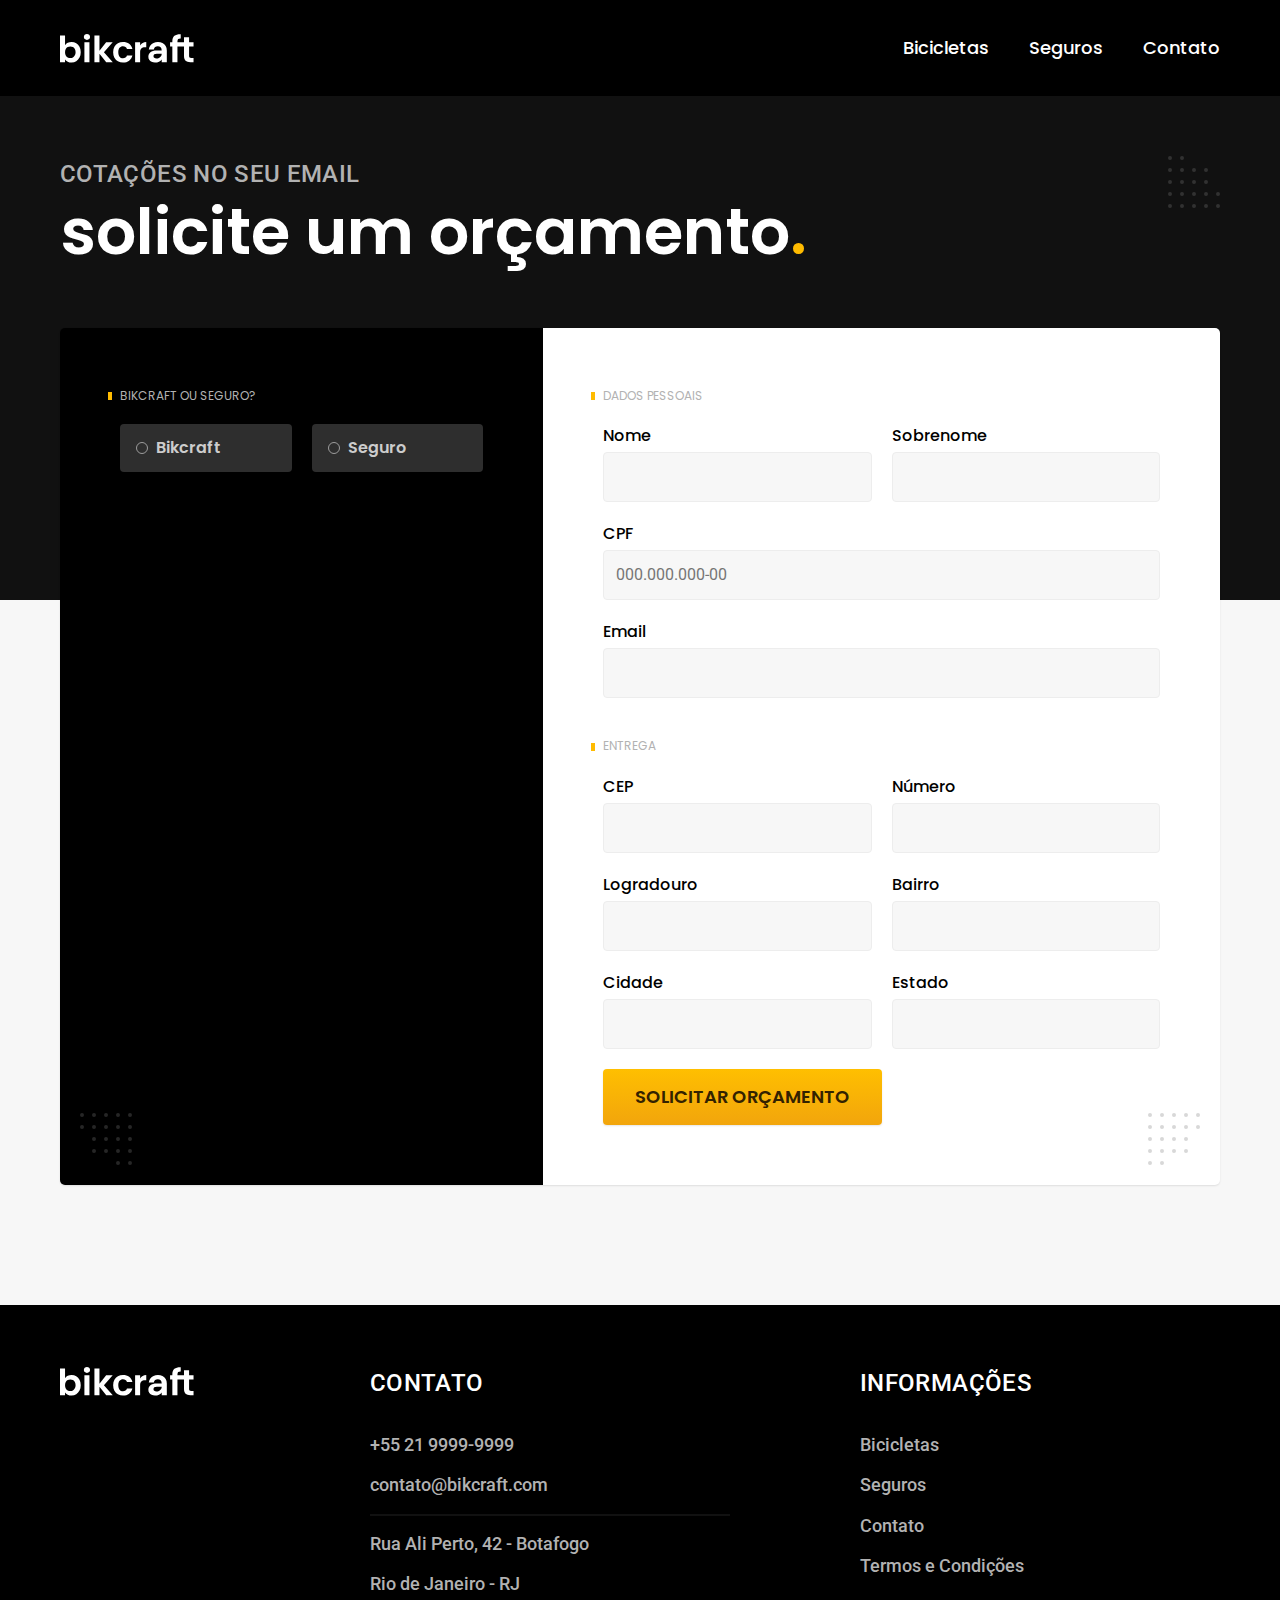
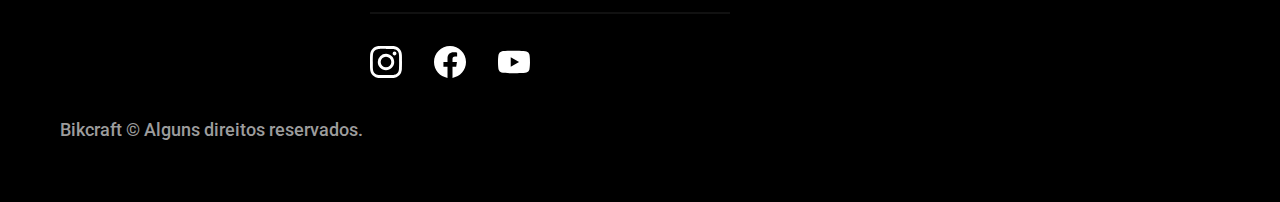
<file: orcamento.html>
<!DOCTYPE html>
<html lang="pt-br">

<head>
  <meta charset="UTF-8">
  <meta name="viewport" content="width=device-width, initial-scale=1.0">
  <title>Orçamento | Bikcraft</title>
  <meta name="description" content="orcamento">

  <link rel="icon" href="./favicon.svg" type="image/svg+xml">
  <link rel="preload" href="./CSS/style.min.css" as="style">
  <link rel="stylesheet" href="./CSS/style.min.css">

  <script>document.documentElement.classList.add('js');</script>

  <link rel="preconnect" href="https://fonts.googleapis.com">
  <link rel="preconnect" href="https://fonts.gstatic.com" crossorigin>
  <link href="https://fonts.googleapis.com/css2?family=Merriweather:ital,wght@1,900&family=Poppins:wght@400;600&family=Roboto:wght@400;500&display=swap" rel="stylesheet">
</head>

<body id="orcamento">
  <header class="header-bg">
    <div class="header container">
      <a href="./">
        <img src="./img/bikcraft.svg" alt="Bikcraft">
      </a>

      <nav aria-label="primaria">
        <ul class="header-menu font-1-m cor-0">
          <li><a href="./bicicletas.html">Bicicletas</a></li>
          <li><a href="./seguros.html">Seguros</a></li>
          <li><a href="./contato.html">Contato</a></li>
        </ul>
      </nav>
    </div>
  </header>

  <main>
    <div class="titulo-bg">
      <div class="titulo container">
        <p class="font-2-l-b cor-5">Cotações no seu email</p>
        <h1 class="font-1-xxl cor-0">solicite um orçamento<span class="cor-p1">.</span></h1>
      </div>
    </div>

    <form class="orcamento container" action="./">

      <div class="orcamento-produto">
        <h2 class="font-1-xs cor-5">Bikcraft ou Seguro?</h2>

        <input type="radio" name="tipo" value="bikcraft" id="bikcraft">
        <label for="bikcraft">Bikcraft</label>

        <input type="radio" name="tipo" value="seguro" id="seguro">
        <label for="seguro">Seguro</label>

        <div class="orcamento-conteudo" id="orcamento-bikcraft">
          <h2 class="font-1-xs cor-5">Escolha a sua</h2>

          <input type="radio" name="produto" value="nimbus" id="nimbus">
          <label for="nimbus">Nimbus Stark <span>R$ 4999</span></label>
          <div class="orcamento-detalhes">
            <ul class="font-1-xs cor-8">
              <li><img src="./img/icones/eletrica.svg" alt="">Motor Elétrico</li>
              <li><img src="./img/icones/carbono.svg" alt="">Fibra de Carbono</li>
              <li><img src="./img/icones/velocidade.svg" alt="">50 km/h</li>
              <li><img src="./img/icones/rastreador.svg" alt="">Rastreador</li>
            </ul>
            <img src="./img/bicicletas/nimbus.jpg" alt="Bicicleta preta">
          </div>

          <input type="radio" name="produto" value="magic" id="magic">
          <label for="magic">Magic Might <span>R$ 2499</span></label>
          <div class="orcamento-detalhes">
            <ul class="font-1-xs cor-8">
              <li><img src="./img/icones/eletrica.svg" alt="">Motor Elétrico</li>
              <li><img src="./img/icones/carbono.svg" alt="">Fibra de Carbono</li>
              <li><img src="./img/icones/velocidade.svg" alt="">45 km/h</li>
              <li><img src="./img/icones/rastreador.svg" alt="">Rastreador</li>
            </ul>
            <img src="./img/bicicletas/magic.jpg" alt="Bicicleta preta">
          </div>

          <input type="radio" name="produto" value="nebula" id="nebula">
          <label for="nebula">Nebula Cosmic <span>R$ 2499</span> </label>
          <div class="orcamento-detalhes">
            <ul class="font-1-xs cor-8">
              <li><img src="./img/icones/eletrica.svg" alt="">Motor Elétrico</li>
              <li><img src="./img/icones/carbono.svg" alt="">Fibra de Carbono</li>
              <li><img src="./img/icones/velocidade.svg" alt="">40 km/h</li>
              <li><img src="./img/icones/rastreador.svg" alt="">Rastreador</li>
            </ul>
            <img src="./img/bicicletas/nebula.jpg" alt="Bicicleta branca">
          </div>

        </div>


        <div class="orcamento-conteudo" id="orcamento-seguro">
          <h2 class="font-1-xs cor-5">Escolha o plano</h2>

          <input type="radio" name="produto" value="prata" id="prata">
          <label for="prata">Prata <span>R$ 199</span></label>

          <input type="radio" name="produto" value="ouro" id="ouro">
          <label for="ouro">Ouro <span>R$ 299</span></label>
        </div>

      </div>
      <div class="orcamento-dados form">
        <h2 class="font-1-xs cor-9 col-2">dados pessoais</h2>

        <div>
          <label for="nome">Nome</label>
          <input type="text" id="nome" name="nome">
        </div>

        <div>
          <label for="sobrenome">Sobrenome</label>
          <input type="text" id="sobrenome" name="sobrenome">
        </div>

        <div class="col-2">
          <label for="cpf">CPF</label>
          <input type="text" id="cpf" name="cpf" placeholder="000.000.000-00">
        </div>

        <div class="col-2">
          <label for="email">Email</label>
          <input type="email" id="email" name="email" required>
        </div>

        <h2 class="font-1-xs cor-9 col-2">entrega</h2>

        <div>
          <label for="cep">CEP</label>
          <input type="text" id="cep" name="cep">
        </div>

        <div>
          <label for="numero">Número</label>
          <input type="text" id="numero" name="numero">
        </div>

        <div>
          <label for="logradouro">Logradouro</label>
          <input type="text" id="logradouro" name="logradouro">
        </div>

        <div>
          <label for="bairro">Bairro</label>
          <input type="text" id="bairro" name="bairro">
        </div>

        <div>
          <label for="cidade">Cidade</label>
          <input type="text" id="cidade" name="cidade">
        </div>

        <div>
          <label for="estado">Estado</label>
          <input type="text" id="estado" name="estado">
        </div>
        <button class="botao col-2">Solicitar Orçamento</button>
      </div>
    </form>
  </main>

  <footer class="footer-bg">
    <div class="footer container">
      <img src="./img/bikcraft.svg" alt="Bikcraft">
      <div class="footer-contato">
        <h3 class="font-2-l-b cor-0">Contato</h3>
        <ul class="font-2-m cor-5">
          <li><a href="tel::+552199999999">+55 21 9999-9999</a></li>
          <li><a href="mailto:contato@bikcraft.com">contato@bikcraft.com</a></li>
          <li>Rua Ali Perto, 42 - Botafogo</li>
          <li>Rio de Janeiro - RJ</li>
        </ul>

        <div class="footer-redes">
          <a href="./">
            <img src="./img/redes/instagram.svg" alt="Instagram"></a>
          <a href="./"><img src="./img/redes/facebook.svg" alt="Facebook"></a>
          <a href="./"><img src="./img/redes/youtube.svg" alt="Youtube"></a>
        </div>
      </div>

      <div class="footer-informacoes">
        <h3 class="font-2-l-b cor-0">Informações</h3>
        <nav>
          <ul class="font-2-m cor-5">
            <li><a href="./bicicletas.html">Bicicletas</a></li>
            <li><a href="./seguros.html">Seguros</a></li>
            <li><a href="./contato.html">Contato</a></li>
            <li><a href="./termos.html">Termos e Condições</a></li>
          </ul>
        </nav>
      </div>
      <p class="footer-copy font-2-m cor-6">Bikcraft © Alguns direitos reservados.</p>
    </div>
  </footer>
  <script src="./js/script.js"></script>
  <script src="./js/formulario.js"></script>

</body>

</html>
</file>
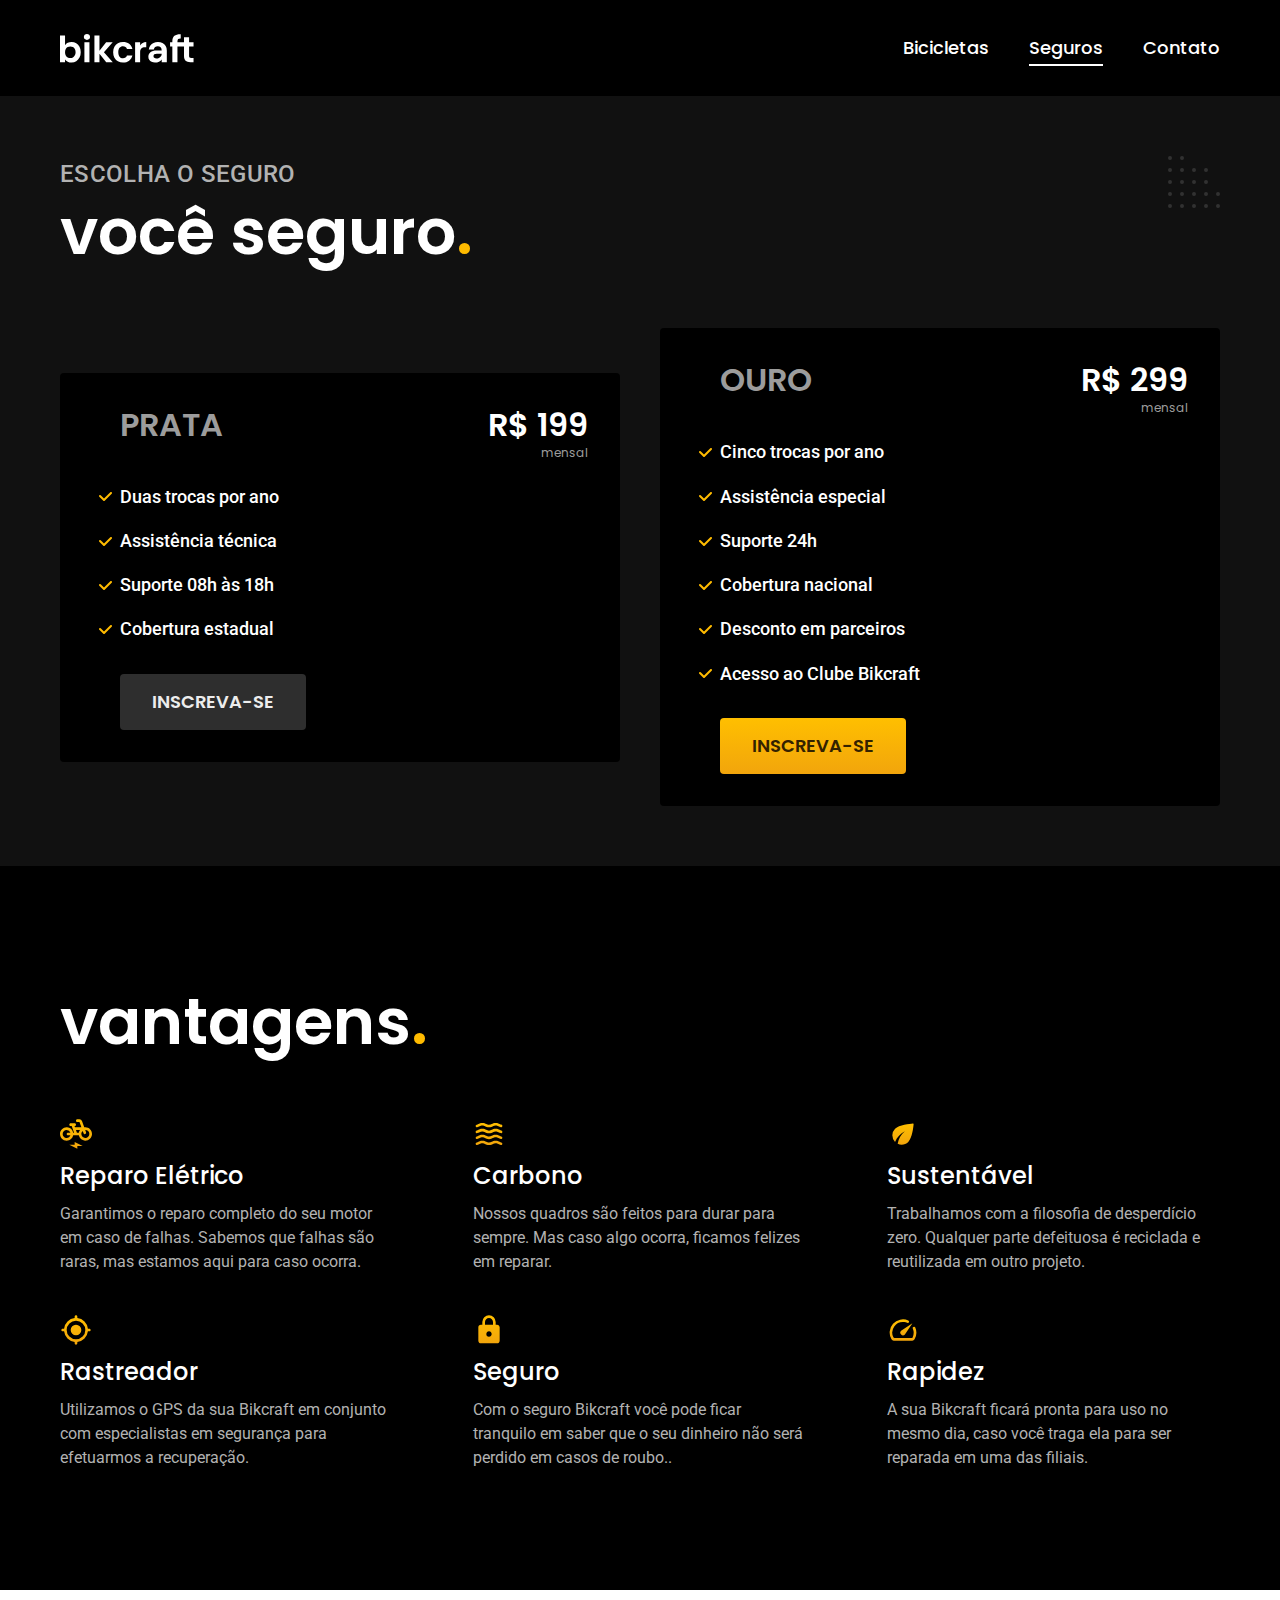
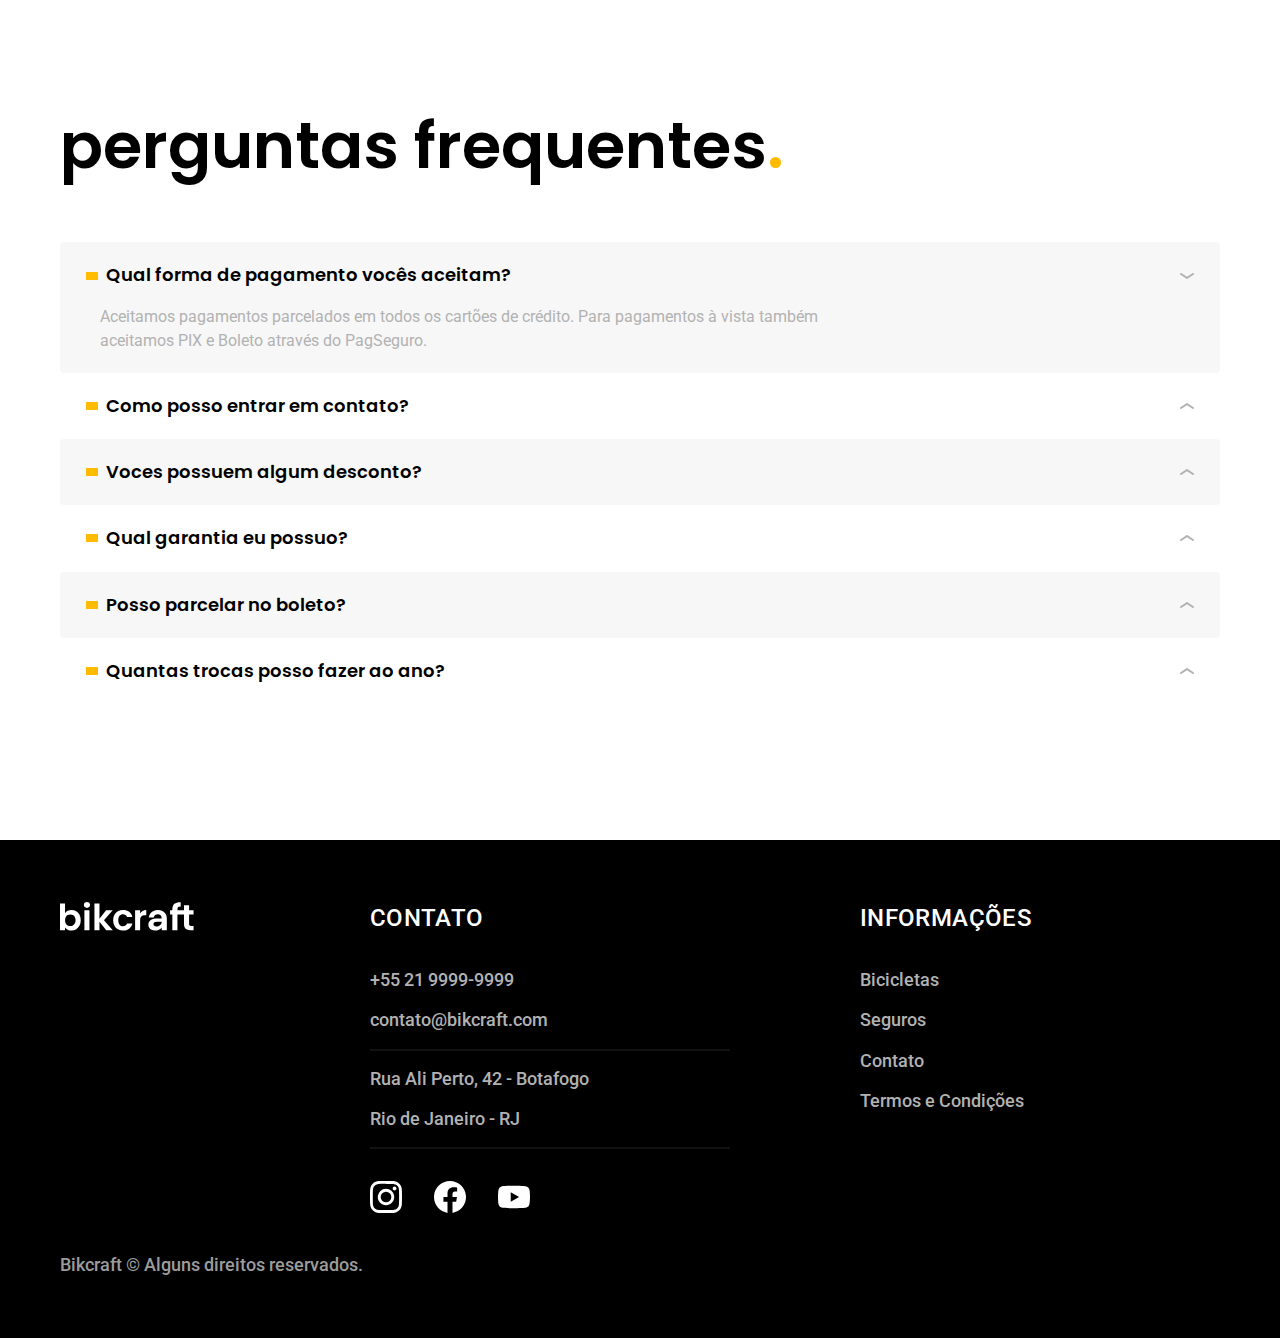
<file: seguros.html>
<!DOCTYPE html>
<html lang="pt-br">

<head>
  <meta charset="UTF-8">
  <meta name="viewport" content="width=device-width, initial-scale=1.0">
  <title>Seguros | Bikcraft</title>
  <meta name="description" content="Termos e Condições.">

  <link rel="icon" href="./favicon.svg" type="image/svg+xml">
  <link rel="preload" href="./CSS/style.min.css" as="style">
  <link rel="stylesheet" href="./CSS/style.min.css">

  <script>document.documentElement.classList.add('js');</script>

  <link rel="preconnect" href="https://fonts.googleapis.com">
  <link rel="preconnect" href="https://fonts.gstatic.com" crossorigin>
  <link href="https://fonts.googleapis.com/css2?family=Merriweather:ital,wght@1,900&family=Poppins:wght@400;600&family=Roboto:wght@400;500&display=swap" rel="stylesheet">
</head>

<body id="seguros">
  <header class="header-bg">
    <div class="header container">
      <a href="./">
        <img src="./img/bikcraft.svg" alt="Bikcraft">
      </a>

      <nav aria-label="primaria">
        <ul class="header-menu font-1-m cor-0">
          <li><a href="./bicicletas.html">Bicicletas</a></li>
          <li><a href="./seguros.html">Seguros</a></li>
          <li><a href="./contato.html">Contato</a></li>
        </ul>
      </nav>
    </div>
  </header>

  <main class="seguros-bg">
    <div class="titulo-bg">
      <div class="titulo container">
        <p class="font-2-l-b cor-5">Escolha o seguro</p>
        <h1 class="font-1-xxl cor-0">você seguro<span class="cor-p1">.</span></h1>
      </div>
    </div>


    <div class="seguros container">
      <div class="seguros-item fadeInLeft" data-anime="200">
        <h3 class="font-1-xl cor-6">PRATA</h3>
        <span class="font-1-xl cor-0">R$ 199 <span class="font-1-xs cor-6">mensal</span></span>
        <ul class="font-2-m cor-0">
          <li>Duas trocas por ano</li>
          <li>Assistência técnica</li>
          <li>Suporte 08h às 18h</li>
          <li>Cobertura estadual</li>
        </ul>
        <a class="botao secundario" href="./orcamento.html?tipo=seguro&produto=prata">Inscreva-se</a>
      </div>

      <div class="seguros-item fadeInRight" data-anime="400">
        <h3 class="font-1-xl cor-6">OURO</h3>
        <span class="font-1-xl cor-0">R$ 299 <span class="font-1-xs cor-6">mensal</span></span>
        <ul class="font-2-m cor-0">
          <li>Cinco trocas por ano</li>
          <li>Assistência especial</li>
          <li>Suporte 24h</li>
          <li>Cobertura nacional</li>
          <li>Desconto em parceiros</li>
          <li>Acesso ao Clube Bikcraft</li>
        </ul>
        <a class="botao" href="./orcamento.html?tipo=seguro&produto=ouro">Inscreva-se</a>
      </div>
    </div>
  </main>

  <article class="vantagens-bg">
    <div class="vantagens container">
      <h2 class="font-1-xxl cor-0">vantagens<span class="cor-p1">.</span></h2>
      <ul>
        <li>
          <img src="./img/icones/eletrica.svg" alt="">
          <h3 class="font-1-l cor-0">Reparo Elétrico</h3>
          <p class="font-2-s cor-5">Garantimos o reparo completo do seu motor em caso de falhas. Sabemos que falhas são raras, mas estamos aqui para caso ocorra.</p>
        </li>

        <li>
          <img src="./img/icones/carbono.svg" alt="">
          <h3 class="font-1-l cor-0">Carbono</h3>
          <p class="font-2-s cor-5">Nossos quadros são feitos para durar para sempre. Mas caso algo ocorra, ficamos felizes em reparar.</p>
        </li>
        <li>
          <img src="./img/icones/sustentavel.svg" alt="">
          <h3 class="font-1-l cor-0">Sustentável</h3>
          <p class="font-2-s cor-5">Trabalhamos com a filosofia de desperdício zero. Qualquer parte defeituosa é reciclada e reutilizada em outro projeto.</p>
        </li>
        <li>
          <img src="./img/icones/rastreador.svg" alt="">
          <h3 class="font-1-l cor-0">Rastreador</h3>
          <p class="font-2-s cor-5">Utilizamos o GPS da sua Bikcraft em conjunto com especialistas em segurança para efetuarmos a recuperação.</p>
        </li>
        <li>
          <img src="./img/icones/seguro.svg" alt="">
          <h3 class="font-1-l cor-0">Seguro</h3>
          <p class="font-2-s cor-5">Com o seguro Bikcraft você pode ficar tranquilo em saber que o seu dinheiro não será perdido em casos de roubo..</p>
        </li>
        <li>
          <img src="./img/icones/velocidade.svg" alt="">
          <h3 class="font-1-l cor-0">Rapidez</h3>
          <p class="font-2-s cor-5">A sua Bikcraft ficará pronta para uso no mesmo dia, caso você traga ela para ser reparada em uma das filiais.</p>
        </li>
      </ul>
    </div>
  </article>

  <article class="perguntas container">
    <h2 class="font-1-xxl">perguntas frequentes<span class="cor-p1">.</span></h2>

    <dl>
      <div>
        <dt><button class="font-1-m-b" aria-controls="pergunta1" aria-expanded="true">Qual forma de pagamento vocês aceitam?</button></dt>
        <dd id="pergunta1" class="font-2-s cor-9 ativa">Aceitamos pagamentos parcelados em todos os cartões de crédito. Para pagamentos à vista também aceitamos PIX e Boleto através do PagSeguro.</dd>
      </div>
      <div>
        <dt><button class="font-1-m-b" aria-controls="pergunta2" aria-expanded="false">Como posso entrar em contato?</button></dt>
        <dd id="pergunta2" class="font-2-s cor-9">Aceitamos pagamentos parcelados em todos os cartões de crédito. Para pagamentos à vista também aceitamos PIX e Boleto através do PagSeguro.</dd>
      </div>
      <div>
        <dt><button class="font-1-m-b" aria-controls="pergunta3" aria-expanded="false">Voces possuem algum desconto?</button></dt>
        <dd id="pergunta3" class="font-2-s cor-9">Aceitamos pagamentos parcelados em todos os cartões de crédito. Para pagamentos à vista também aceitamos PIX e Boleto através do PagSeguro.</dd>
      </div>
      <div>
        <dt><button class="font-1-m-b" aria-controls="pergunta4" aria-expanded="false">Qual garantia eu possuo?</button></dt>
        <dd id="pergunta4" class="font-2-s cor-9">Aceitamos pagamentos parcelados em todos os cartões de crédito. Para pagamentos à vista também aceitamos PIX e Boleto através do PagSeguro.</dd>
      </div>
      <div>
        <dt><button class="font-1-m-b" aria-controls="pergunta5" aria-expanded="false">Posso parcelar no boleto?</button></dt>
        <dd id="pergunta5" class="font-2-s cor-9">Aceitamos pagamentos parcelados em todos os cartões de crédito. Para pagamentos à vista também aceitamos PIX e Boleto através do PagSeguro.</dd>
      </div>
      <div>
        <dt><button class="font-1-m-b" aria-controls="pergunta6" aria-expanded="false">Quantas trocas posso fazer ao ano?</button></dt>
        <dd id="pergunta6" class="font-2-s cor-9">Aceitamos pagamentos parcelados em todos os cartões de crédito. Para pagamentos à vista também aceitamos PIX e Boleto através do PagSeguro.</dd>
      </div>
    </dl>

  </article>


  <footer class="footer-bg">
    <div class="footer container">
      <img src="./img/bikcraft.svg" alt="Bikcraft">
      <div class="footer-contato">
        <h3 class="font-2-l-b cor-0">Contato</h3>
        <ul class="font-2-m cor-5">
          <li><a href="tel::+552199999999">+55 21 9999-9999</a></li>
          <li><a href="mailto:contato@bikcraft.com">contato@bikcraft.com</a></li>
          <li>Rua Ali Perto, 42 - Botafogo</li>
          <li>Rio de Janeiro - RJ</li>
        </ul>

        <div class="footer-redes">
          <a href="./">
            <img src="./img/redes/instagram.svg" alt="Instagram"></a>
          <a href="./"><img src="./img/redes/facebook.svg" alt="Facebook"></a>
          <a href="./"><img src="./img/redes/youtube.svg" alt="Youtube"></a>
        </div>
      </div>

      <div class="footer-informacoes">
        <h3 class="font-2-l-b cor-0">Informações</h3>
        <nav>
          <ul class="font-2-m cor-5">
            <li><a href="./bicicletas.html">Bicicletas</a></li>
            <li><a href="./seguros.html">Seguros</a></li>
            <li><a href="./contato.html">Contato</a></li>
            <li><a href="./termos.html">Termos e Condições</a></li>
          </ul>
        </nav>
      </div>
      <p class="footer-copy font-2-m cor-6">Bikcraft © Alguns direitos reservados.</p>
    </div>
  </footer>

  <script src="./js/plugins/simple-anime.js"></script>
  <script src="./js/script.js"></script>
</body>

</html>
</file>
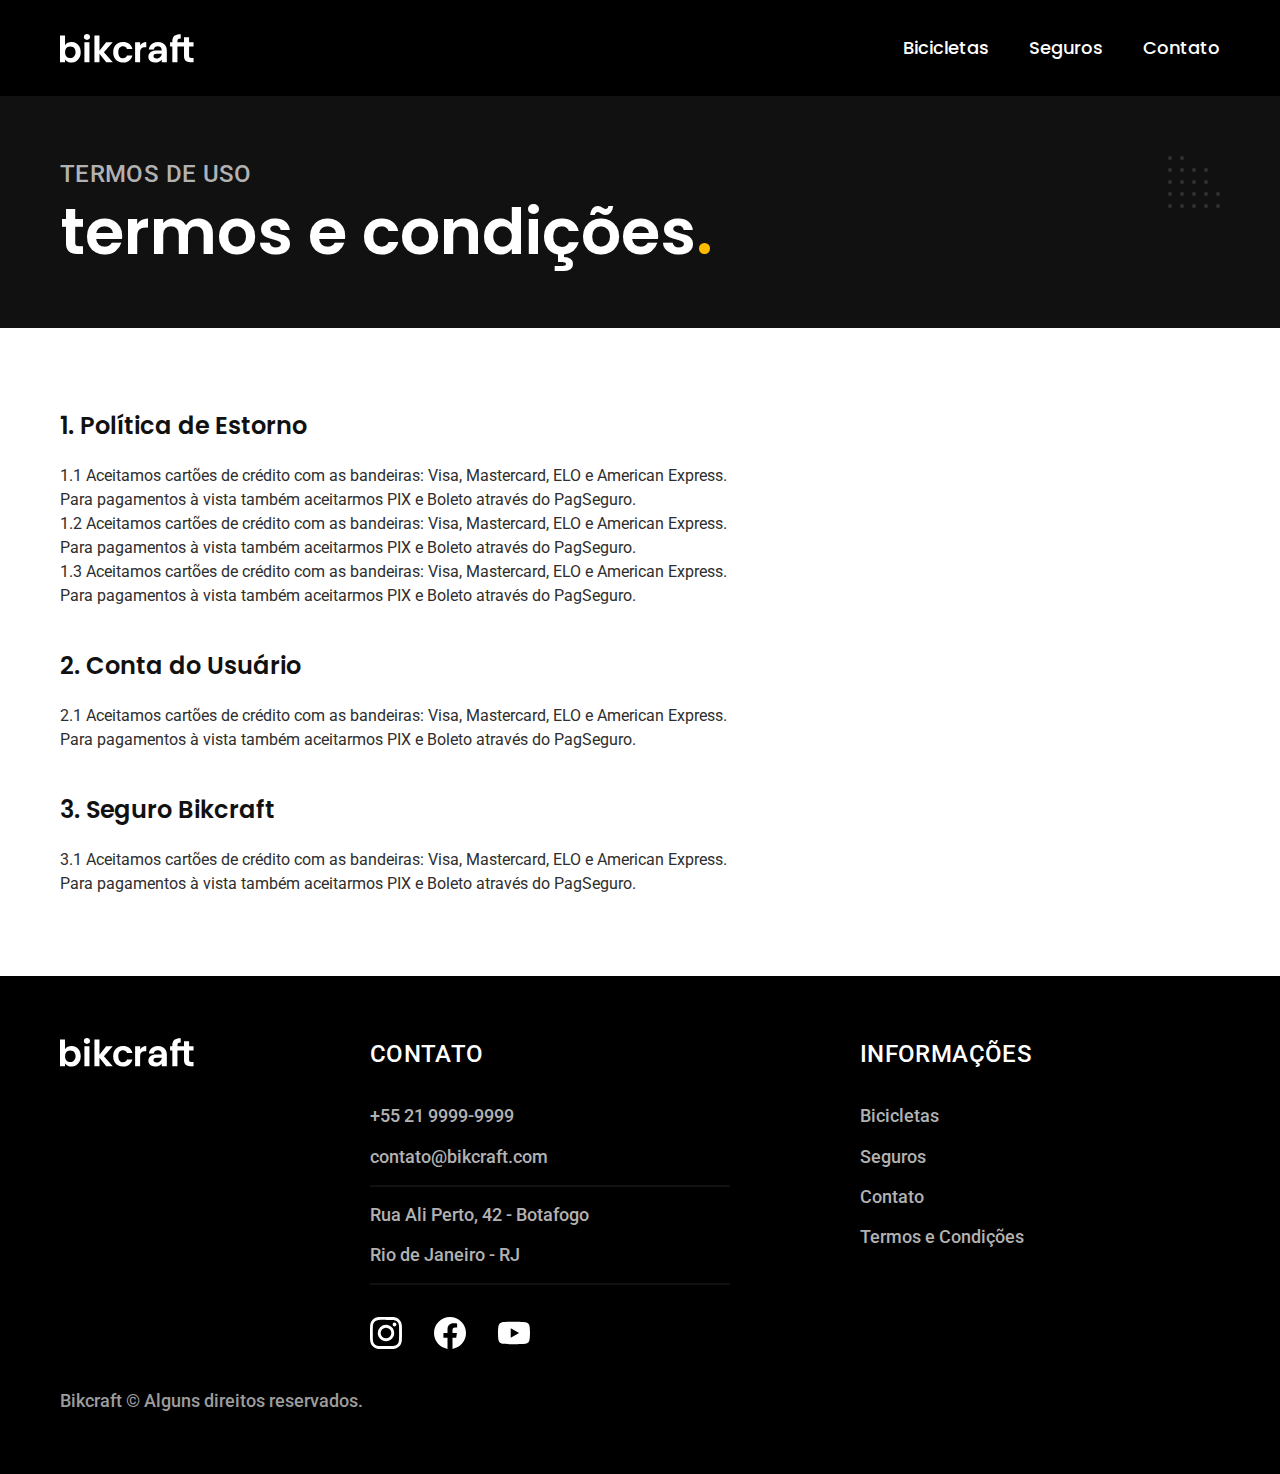
<file: termos.html>
<!DOCTYPE html>
<html lang="pt-br">

<head>
  <meta charset="UTF-8">
  <meta name="viewport" content="width=device-width, initial-scale=1.0">
  <title>Termos e Condições | Bikcraft</title>
  <meta name="description" content="Termos e Condições.">

  <link rel="icon" href="./favicon.svg" type="image/svg+xml">
  <link rel="preload" href="./CSS/style.min.css" as="style">
  <link rel="stylesheet" href="./CSS/style.min.css">

  <script>document.documentElement.classList.add('js');</script>

  <link rel="preconnect" href="https://fonts.googleapis.com">
  <link rel="preconnect" href="https://fonts.gstatic.com" crossorigin>
  <link href="https://fonts.googleapis.com/css2?family=Merriweather:ital,wght@1,900&family=Poppins:wght@400;600&family=Roboto:wght@400;500&display=swap" rel="stylesheet">
</head>

<body id="termos">
  <header class="header-bg">
    <div class="header container">
      <a href="./">
        <img src="./img/bikcraft.svg" alt="Bikcraft">
      </a>

      <nav aria-label="primaria">
        <ul class="header-menu font-1-m cor-0">
          <li><a href="./bicicletas.html">Bicicletas</a></li>
          <li><a href="./seguros.html">Seguros</a></li>
          <li><a href="./contato.html">Contato</a></li>
        </ul>
      </nav>
    </div>
  </header>

  <main>
    <div class="titulo-bg">
      <div class="titulo container">
        <p class="font-2-l-b cor-5">Termos de uso</p>
        <h1 class="font-1-xxl cor-0">termos e condições<span class="cor-p1">.</span></h1>
      </div>
    </div>
    <div class="termos font-2-s cor-10 container">

      <h2 class="font-1-l cor-11">1. Política de Estorno</h2>
      <p>1.1 Aceitamos cartões de crédito com as bandeiras: Visa, Mastercard, ELO e American Express. Para pagamentos à vista também aceitarmos PIX e Boleto através do PagSeguro.</p>
      <p>1.2 Aceitamos cartões de crédito com as bandeiras: Visa, Mastercard, ELO e American Express. Para pagamentos à vista também aceitarmos PIX e Boleto através do PagSeguro.</p>
      <p>1.3 Aceitamos cartões de crédito com as bandeiras: Visa, Mastercard, ELO e American Express. Para pagamentos à vista também aceitarmos PIX e Boleto através do PagSeguro.</p>

      <h2 class="font-1-l cor-11">2. Conta do Usuário</h2>
      <p>2.1 Aceitamos cartões de crédito com as bandeiras: Visa, Mastercard, ELO e American Express. Para pagamentos à vista também aceitarmos PIX e Boleto através do PagSeguro.</p>

      <h2 class="font-1-l cor-11">3. Seguro Bikcraft</h2>
      <p>3.1 Aceitamos cartões de crédito com as bandeiras: Visa, Mastercard, ELO e American Express. Para pagamentos à vista também aceitarmos PIX e Boleto através do PagSeguro.</p>
    </div>
  </main>

  <footer class="footer-bg">
    <div class="footer container">
      <img src="./img/bikcraft.svg" alt="Bikcraft">
      <div class="footer-contato">
        <h3 class="font-2-l-b cor-0">Contato</h3>
        <ul class="font-2-m cor-5">
          <li><a href="tel::+552199999999">+55 21 9999-9999</a></li>
          <li><a href="mailto:contato@bikcraft.com">contato@bikcraft.com</a></li>
          <li>Rua Ali Perto, 42 - Botafogo</li>
          <li>Rio de Janeiro - RJ</li>
        </ul>

        <div class="footer-redes">
          <a href="./">
            <img src="./img/redes/instagram.svg" alt="Instagram"></a>
          <a href="./"><img src="./img/redes/facebook.svg" alt="Facebook"></a>
          <a href="./"><img src="./img/redes/youtube.svg" alt="Youtube"></a>
        </div>
      </div>

      <div class="footer-informacoes">
        <h3 class="font-2-l-b cor-0">Informações</h3>
        <nav>
          <ul class="font-2-m cor-5">
            <li><a href="./bicicletas.html">Bicicletas</a></li>
            <li><a href="./seguros.html">Seguros</a></li>
            <li><a href="./contato.html">Contato</a></li>
            <li><a href="./termos.html">Termos e Condições</a></li>
          </ul>
        </nav>
      </div>
      <p class="footer-copy font-2-m cor-6">Bikcraft © Alguns direitos reservados.</p>
    </div>
  </footer>
  <script src="./js/script.js"></script>
</body>

</html>
</file>
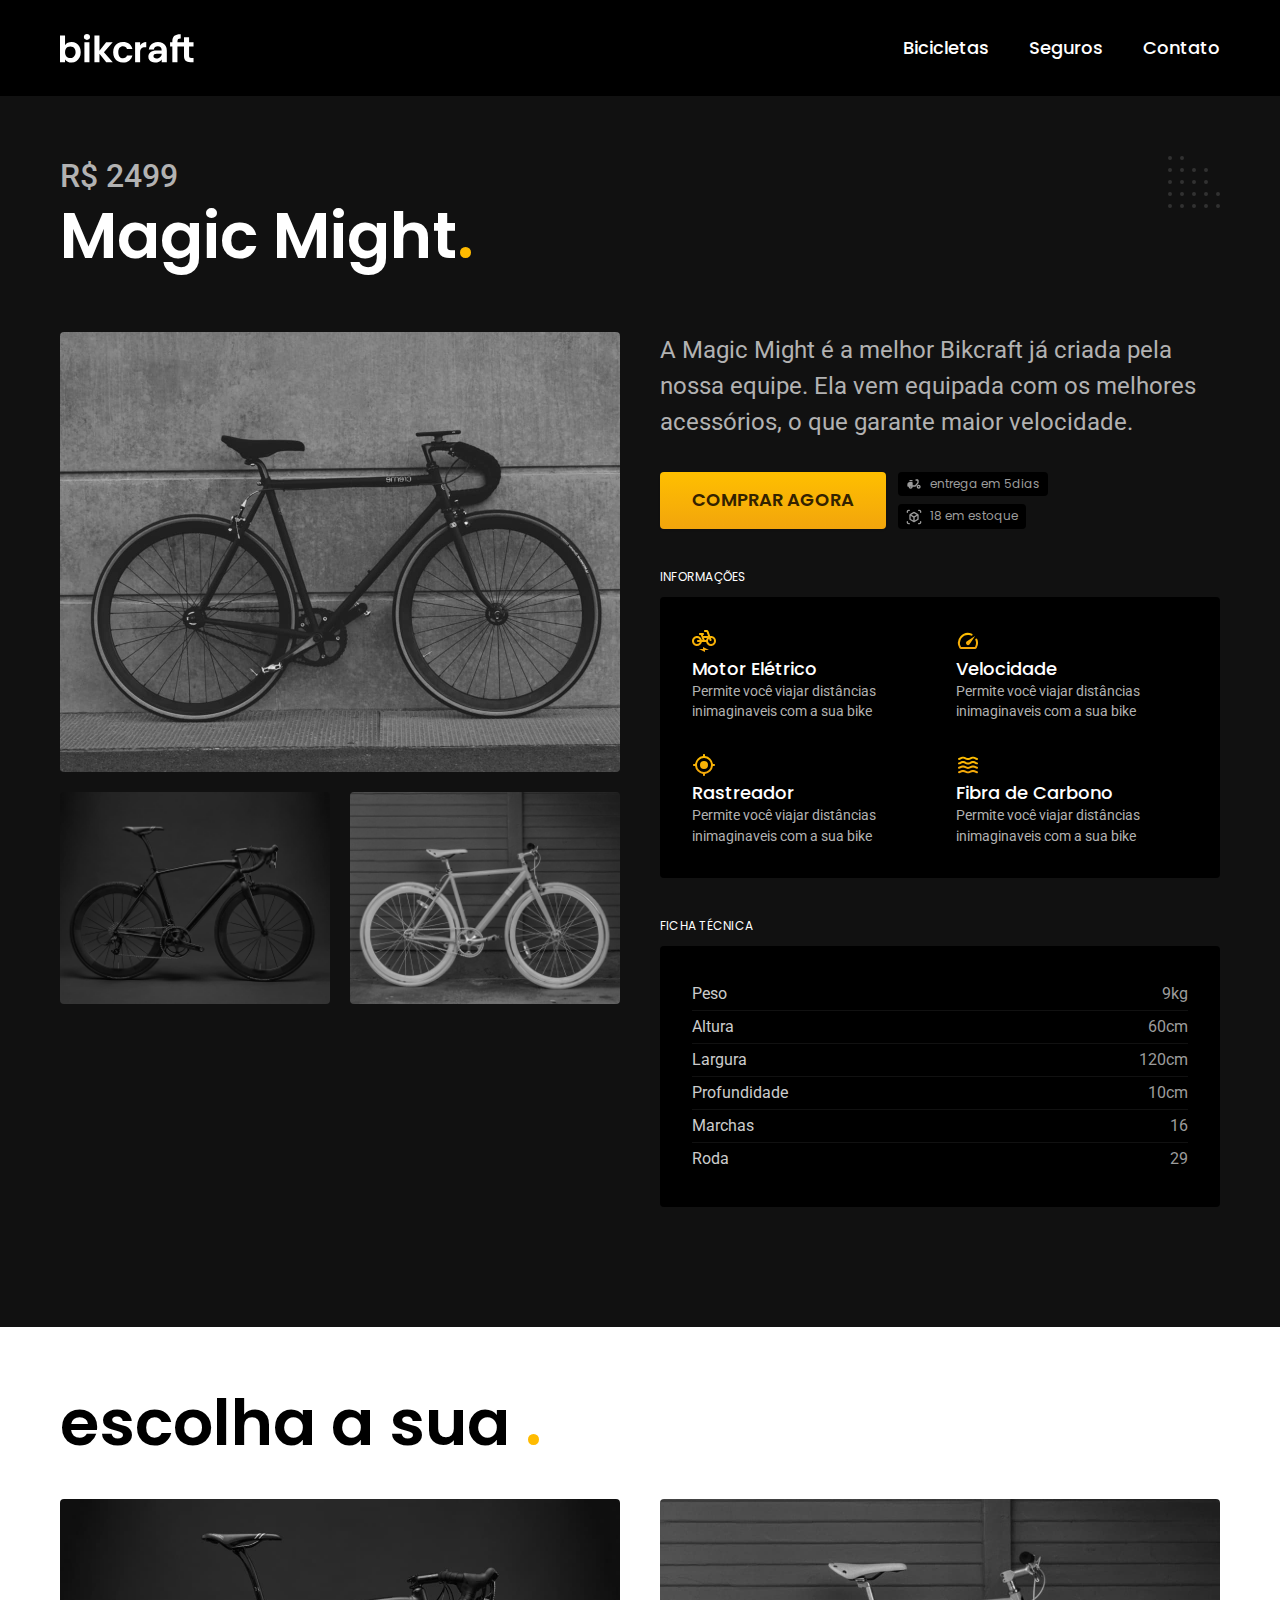
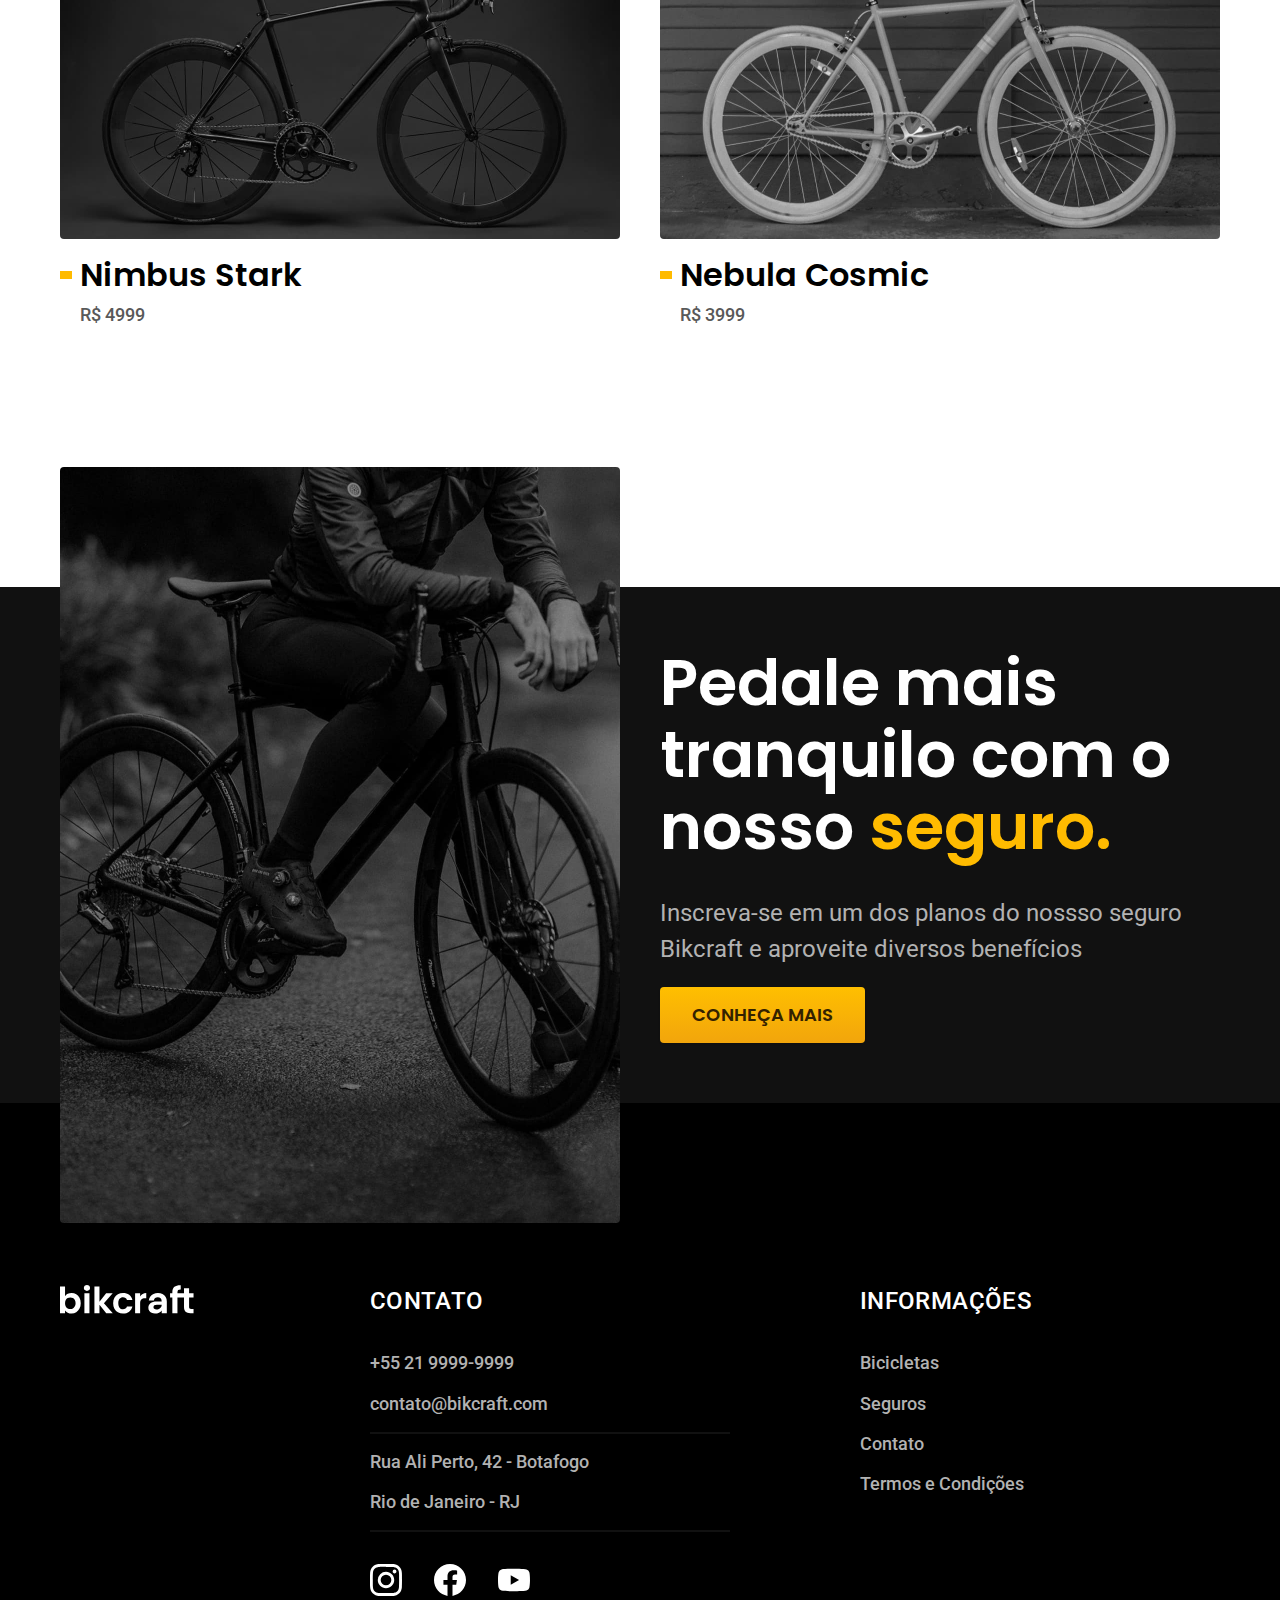
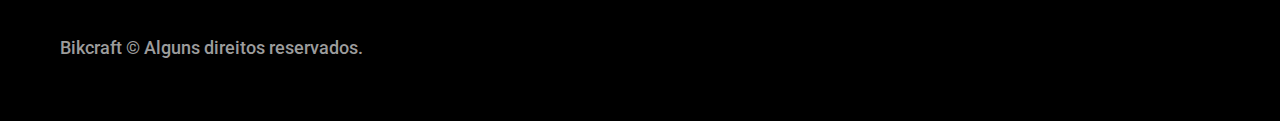
<file: bicicletas/magic.html>
<!DOCTYPE html>
<html lang="pt-br">

<head>
  <meta charset="UTF-8">
  <meta name="viewport" content="width=device-width, initial-scale=1.0">
  <title>Magic | Bikcraft</title>
  <meta name="description" content="Termos e Condições.">

  <link rel="icon" href="../favicon.svg" type="image/svg+xml">
  <link rel="preload" href="../CSS/style.min.css" as="style">
  <link rel="stylesheet" href="../CSS/style.min.css">

  <script>document.documentElement.classList.add('js');</script>

  <link rel="preconnect" href="https://fonts.googleapis.com">
  <link rel="preconnect" href="https://fonts.gstatic.com" crossorigin>
  <link href="https://fonts.googleapis.com/css2?family=Merriweather:ital,wght@1,900&family=Poppins:wght@400;600&family=Roboto:wght@400;500&display=swap" rel="stylesheet">
</head>

<body id="bicicleta">
  <header class="header-bg">
    <div class="header container">
      <a href="../">
        <img src="../img/bikcraft.svg" alt="Bikcraft" width="136" height="32">
      </a>

      <nav aria-label="primaria">
        <ul class="header-menu font-1-m cor-0">
          <li><a href="../bicicletas.html">Bicicletas</a></li>
          <li><a href="../seguros.html">Seguros</a></li>
          <li><a href="../contato.html">Contato</a></li>
        </ul>
      </nav>
    </div>
  </header>

  <main class="titulo-bg">
    <div>
      <div class="titulo container">
        <p class="font-2-xl cor-5">R$ 2499</p>
        <h1 class="font-1-xxl cor-0">Magic Might<span class="cor-p1">.</span></h1>
      </div>
    </div>
    <div class="bicicleta container">
      <div class="bicicleta-imagens">
        <img src="../img/bicicleta/nimbus2.jpg" alt="Bicicleta 1" width="560" height="440">
        <img src="../img/bicicleta/nimbus1.jpg" alt="Bicicleta 2" width="560" height="440">
        <img src="../img/bicicleta/nimbus3.jpg" alt="Bicicleta 3" width="560" height="440">
      </div>

      <div class="bicicleta-conteudo">

        <p class="font-2-l cor-5">A Magic Might é a melhor Bikcraft já criada pela nossa equipe. Ela vem equipada com os melhores acessórios, o que garante maior velocidade.</p>

        <div class="bicicleta-comprar">

          <a class="botao" href="../orcamento.html?tipo=bikcraft&produto=magic">Comprar Agora</a>

          <span class="font-1-xs cor-6"><img src="../img/icones/entrega.svg" alt=""> entrega em 5dias</span>

          <span class="font-1-xs cor-6"><img src="../img/icones/estoque.svg" alt="">18 em estoque</span>

        </div>

        <h2 class="font-1-xs cor-0">Informações</h2>

        <ul class="bicicleta-informacoes">
          <li>
            <img src="../img/icones/eletrica.svg" alt="">
            <h3 class="font-1-m cor-0">Motor Elétrico</h3>
            <p class="font-2-xs cor-5">Permite você viajar distâncias inimaginaveis com a sua bike</p>
          </li>
          <li>
            <img src="../img/icones/velocidade.svg" alt="">
            <h3 class="font-1-m cor-0">Velocidade</h3>
            <p class="font-2-xs cor-5">Permite você viajar distâncias inimaginaveis com a sua bike</p>
          </li>
          <li>
            <img src="../img/icones/rastreador.svg" alt="">
            <h3 class="font-1-m cor-0">Rastreador</h3>
            <p class="font-2-xs cor-5">Permite você viajar distâncias inimaginaveis com a sua bike</p>
          </li>
          <li>
            <img src="../img/icones/carbono.svg" alt="">
            <h3 class="font-1-m cor-0">Fibra de Carbono</h3>
            <p class="font-2-xs cor-5">Permite você viajar distâncias inimaginaveis com a sua bike</p>
          </li>
        </ul>

        <h2 class="font-1-xs cor-0">Ficha Técnica</h2>

        <ul class="bicicleta-ficha font-2-s cor-4">
          <li>Peso <span>9kg</span> </li>
          <li>Altura <span>60cm</span> </li>
          <li>Largura <span>120cm</span> </li>
          <li>Profundidade <span>10cm</span> </li>
          <li>Marchas <span>16</span> </li>
          <li>Roda <span>29</span> </li>
        </ul>

      </div>
    </div>

  </main>

  <article class="bicicletas-lista container">
    <h2 class="font-1-xxl">escolha a sua <span class="cor-p1">.</span></h2>
    <ul>
      <li>
        <a href="../bicicletas/nimbus.html">
          <img src="../img/bicicletas/nimbus.jpg" alt="Bicicleta preta">
          <h3 class="font-1-xl">Nimbus Stark</h3>
          <span class="font-2-m cor-8">R$ 4999</span>
        </a>
      </li>

      <li>
        <a href="../bicicletas/nebula.html">
          <img src="../img/bicicletas/nebula.jpg" alt="Bicicleta preta">
          <h3 class="font-1-xl">Nebula Cosmic</h3>
          <span class="font-2-m cor-8">R$ 3999</span>
        </a>
      </li>
    </ul>
  </article>

  <article class="seguro-bg">
    <div class="seguro container">
      <div class="seguro-imagem">
        <img src="../img/fotos/seguros.jpg" alt="Pessoa parada em cima de uma bicicleta">
      </div>
      <div class="seguro-conteudo">
        <h2 class="font-1-xxl cor-0">Pedale mais tranquilo com o nosso <span class="cor-p1">seguro.</span></h2>
        <p class="font-2-l cor-5">Inscreva-se em um dos planos do nossso seguro Bikcraft e aproveite diversos benefícios</p>
        <a class="botao" href="../seguros.html">Conheça Mais</a>
      </div>
    </div>
  </article>

  <footer class="footer-bg">
    <div class="footer container">
      <img src="../img/bikcraft.svg" alt="Bikcraft">
      <div class="footer-contato">
        <h3 class="font-2-l-b cor-0">Contato</h3>
        <ul class="font-2-m cor-5">
          <li><a href="tel::+552199999999">+55 21 9999-9999</a></li>
          <li><a href="mailto:contato@bikcraft.com">contato@bikcraft.com</a></li>
          <li>Rua Ali Perto, 42 - Botafogo</li>
          <li>Rio de Janeiro - RJ</li>
        </ul>

        <div class="footer-redes">
          <a href="../">
            <img src="../img/redes/instagram.svg" alt="Instagram"></a>
          <a href="../"><img src="../img/redes/facebook.svg" alt="Facebook"></a>
          <a href="../"><img src="../img/redes/youtube.svg" alt="Youtube"></a>
        </div>
      </div>

      <div class="footer-informacoes">
        <h3 class="font-2-l-b cor-0">Informações</h3>
        <nav>
          <ul class="font-2-m cor-5">
            <li><a href="../bicicletas.html">Bicicletas</a></li>
            <li><a href="../seguros.html">Seguros</a></li>
            <li><a href="../contato.html">Contato</a></li>
            <li><a href="../termos.html">Termos e Condições</a></li>
          </ul>
        </nav>
      </div>
      <p class="footer-copy font-2-m cor-6">Bikcraft © Alguns direitos reservados.</p>
    </div>
  </footer>
  <script src="../js/script.js"></script>
</body>

</html>
</file>
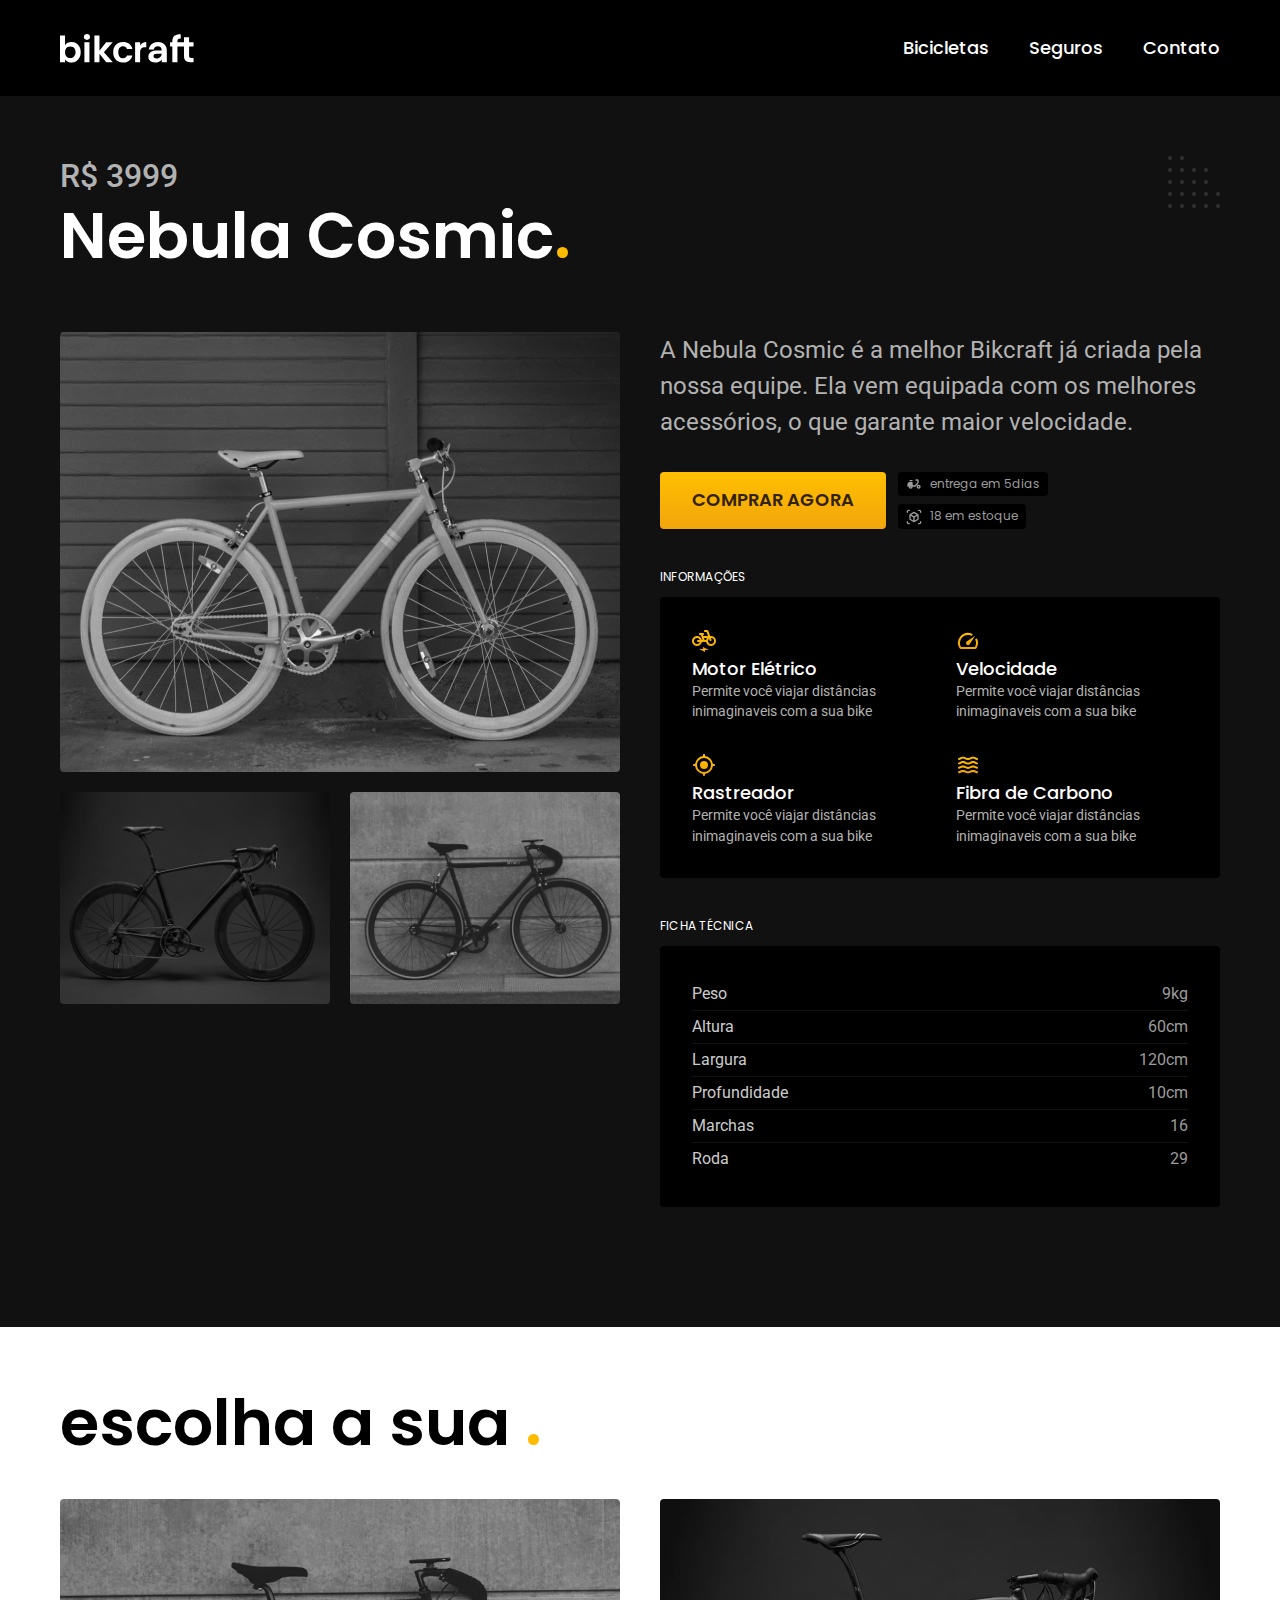
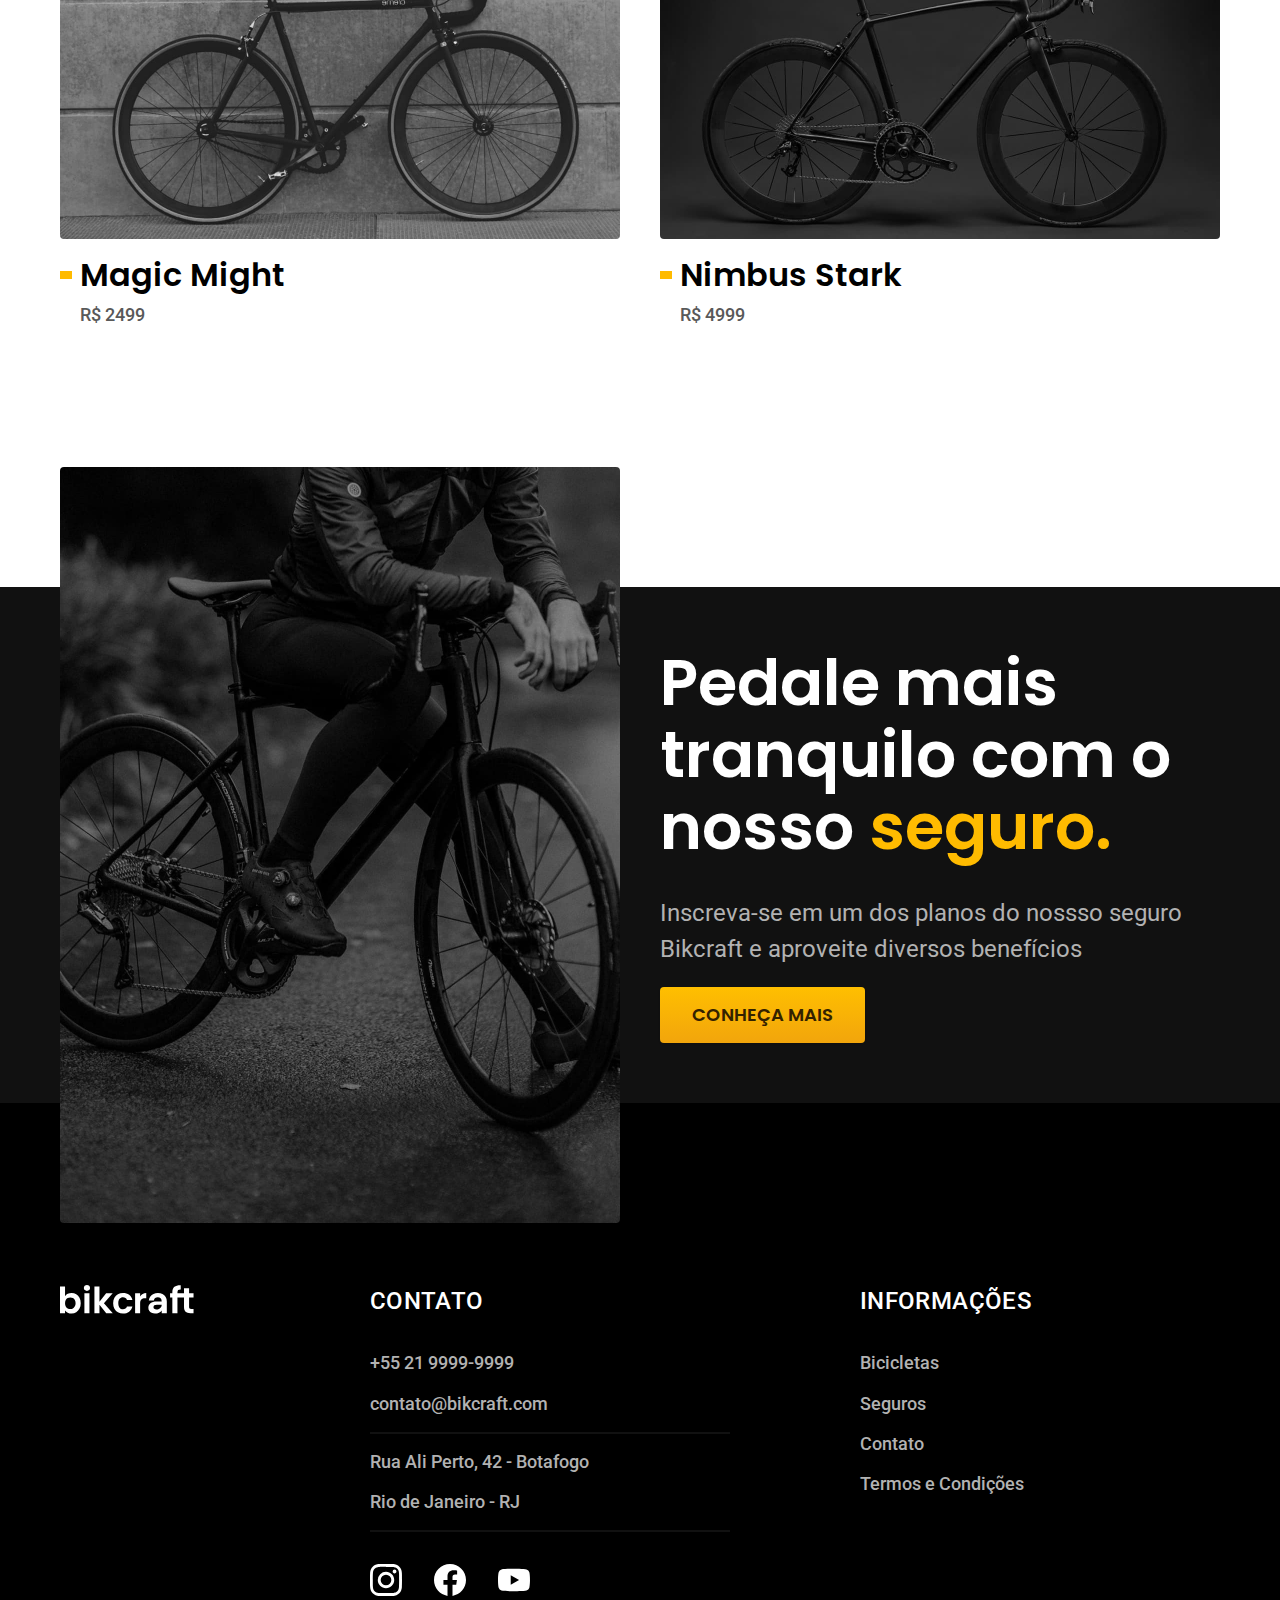
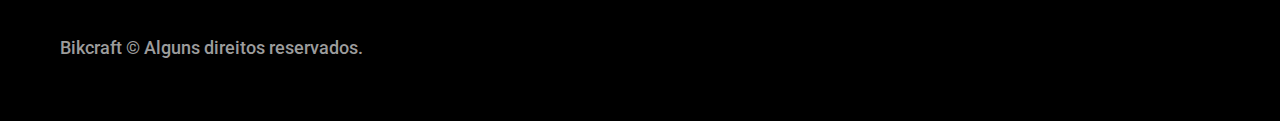
<file: bicicletas/nebula.html>
<!DOCTYPE html>
<html lang="pt-br">

<head>
  <meta charset="UTF-8">
  <meta name="viewport" content="width=device-width, initial-scale=1.0">
  <title>Nebula | Bikcraft</title>
  <meta name="description" content="Termos e Condições.">

  <link rel="icon" href="../favicon.svg" type="image/svg+xml">
  <link rel="preload" href="../CSS/style.min.css" as="style">
  <link rel="stylesheet" href="../CSS/style.min.css">

  <script>document.documentElement.classList.add('js');</script>

  <link rel="preconnect" href="https://fonts.googleapis.com">
  <link rel="preconnect" href="https://fonts.gstatic.com" crossorigin>
  <link href="https://fonts.googleapis.com/css2?family=Merriweather:ital,wght@1,900&family=Poppins:wght@400;600&family=Roboto:wght@400;500&display=swap" rel="stylesheet">
</head>

<body id="bicicleta">
  <header class="header-bg">
    <div class="header container">
      <a href="../">
        <img src="../img/bikcraft.svg" alt="Bikcraft" width="136" height="32">
      </a>

      <nav aria-label="primaria">
        <ul class="header-menu font-1-m cor-0">
          <li><a href="../bicicletas.html">Bicicletas</a></li>
          <li><a href="../seguros.html">Seguros</a></li>
          <li><a href="../contato.html">Contato</a></li>
        </ul>
      </nav>
    </div>
  </header>

  <main class="titulo-bg">
    <div>
      <div class="titulo container">
        <p class="font-2-xl cor-5">R$ 3999</p>
        <h1 class="font-1-xxl cor-0">Nebula Cosmic<span class="cor-p1">.</span></h1>
      </div>
    </div>
    <div class="bicicleta container">
      <div class="bicicleta-imagens">
        <img src="../img/bicicleta/nimbus3.jpg" alt="Bicicleta 1" width="560" height="440">
        <img src="../img/bicicleta/nimbus1.jpg" alt="Bicicleta 2" width="560" height="440">
        <img src="../img/bicicleta/nimbus2.jpg" alt="Bicicleta 3" width="560" height="440">
      </div>

      <div class="bicicleta-conteudo">

        <p class="font-2-l cor-5">A Nebula Cosmic é a melhor Bikcraft já criada pela nossa equipe. Ela vem equipada com os melhores acessórios, o que garante maior velocidade.</p>

        <div class="bicicleta-comprar">

          <a class="botao" href="../orcamento.html?tipo=bikcraft&produto=nebula">Comprar Agora</a>

          <span class="font-1-xs cor-6"><img src="../img/icones/entrega.svg" alt=""> entrega em 5dias</span>

          <span class="font-1-xs cor-6"><img src="../img/icones/estoque.svg" alt="">18 em estoque</span>

        </div>

        <h2 class="font-1-xs cor-0">Informações</h2>

        <ul class="bicicleta-informacoes">
          <li>
            <img src="../img/icones/eletrica.svg" alt="">
            <h3 class="font-1-m cor-0">Motor Elétrico</h3>
            <p class="font-2-xs cor-5">Permite você viajar distâncias inimaginaveis com a sua bike</p>
          </li>
          <li>
            <img src="../img/icones/velocidade.svg" alt="">
            <h3 class="font-1-m cor-0">Velocidade</h3>
            <p class="font-2-xs cor-5">Permite você viajar distâncias inimaginaveis com a sua bike</p>
          </li>
          <li>
            <img src="../img/icones/rastreador.svg" alt="">
            <h3 class="font-1-m cor-0">Rastreador</h3>
            <p class="font-2-xs cor-5">Permite você viajar distâncias inimaginaveis com a sua bike</p>
          </li>
          <li>
            <img src="../img/icones/carbono.svg" alt="">
            <h3 class="font-1-m cor-0">Fibra de Carbono</h3>
            <p class="font-2-xs cor-5">Permite você viajar distâncias inimaginaveis com a sua bike</p>
          </li>
        </ul>

        <h2 class="font-1-xs cor-0">Ficha Técnica</h2>

        <ul class="bicicleta-ficha font-2-s cor-4">
          <li>Peso <span>9kg</span> </li>
          <li>Altura <span>60cm</span> </li>
          <li>Largura <span>120cm</span> </li>
          <li>Profundidade <span>10cm</span> </li>
          <li>Marchas <span>16</span> </li>
          <li>Roda <span>29</span> </li>
        </ul>

      </div>
    </div>

  </main>

  <article class="bicicletas-lista container">
    <h2 class="font-1-xxl">escolha a sua <span class="cor-p1">.</span></h2>
    <ul>
      <li>
        <a href="../bicicletas/magic.html">
          <img src="../img/bicicletas/magic.jpg" alt="Bicicleta preta">
          <h3 class="font-1-xl">Magic Might</h3>
          <span class="font-2-m cor-8">R$ 2499</span>
        </a>
      </li>

      <li>
        <a href="../bicicletas/nimbus.html">
          <img src="../img/bicicletas/nimbus.jpg" alt="Bicicleta preta">
          <h3 class="font-1-xl">Nimbus Stark</h3>
          <span class="font-2-m cor-8">R$ 4999</span>
        </a>
      </li>
    </ul>
  </article>

  <article class="seguro-bg">
    <div class="seguro container">
      <div class="seguro-imagem">
        <img src="../img/fotos/seguros.jpg" alt="Pessoa parada em cima de uma bicicleta">
      </div>
      <div class="seguro-conteudo">
        <h2 class="font-1-xxl cor-0">Pedale mais tranquilo com o nosso <span class="cor-p1">seguro.</span></h2>
        <p class="font-2-l cor-5">Inscreva-se em um dos planos do nossso seguro Bikcraft e aproveite diversos benefícios</p>
        <a class="botao" href="../seguros.html">Conheça Mais</a>
      </div>
    </div>
  </article>

  <footer class="footer-bg">
    <div class="footer container">
      <img src="../img/bikcraft.svg" alt="Bikcraft">
      <div class="footer-contato">
        <h3 class="font-2-l-b cor-0">Contato</h3>
        <ul class="font-2-m cor-5">
          <li><a href="tel::+552199999999">+55 21 9999-9999</a></li>
          <li><a href="mailto:contato@bikcraft.com">contato@bikcraft.com</a></li>
          <li>Rua Ali Perto, 42 - Botafogo</li>
          <li>Rio de Janeiro - RJ</li>
        </ul>

        <div class="footer-redes">
          <a href="../">
            <img src="../img/redes/instagram.svg" alt="Instagram"></a>
          <a href="../"><img src="../img/redes/facebook.svg" alt="Facebook"></a>
          <a href="../"><img src="../img/redes/youtube.svg" alt="Youtube"></a>
        </div>
      </div>

      <div class="footer-informacoes">
        <h3 class="font-2-l-b cor-0">Informações</h3>
        <nav>
          <ul class="font-2-m cor-5">
            <li><a href="../bicicletas.html">Bicicletas</a></li>
            <li><a href="../seguros.html">Seguros</a></li>
            <li><a href="../contato.html">Contato</a></li>
            <li><a href="../termos.html">Termos e Condições</a></li>
          </ul>
        </nav>
      </div>
      <p class="footer-copy font-2-m cor-6">Bikcraft © Alguns direitos reservados.</p>
    </div>
  </footer>
  <script src="../js/script.js"></script>
</body>

</html>
</file>
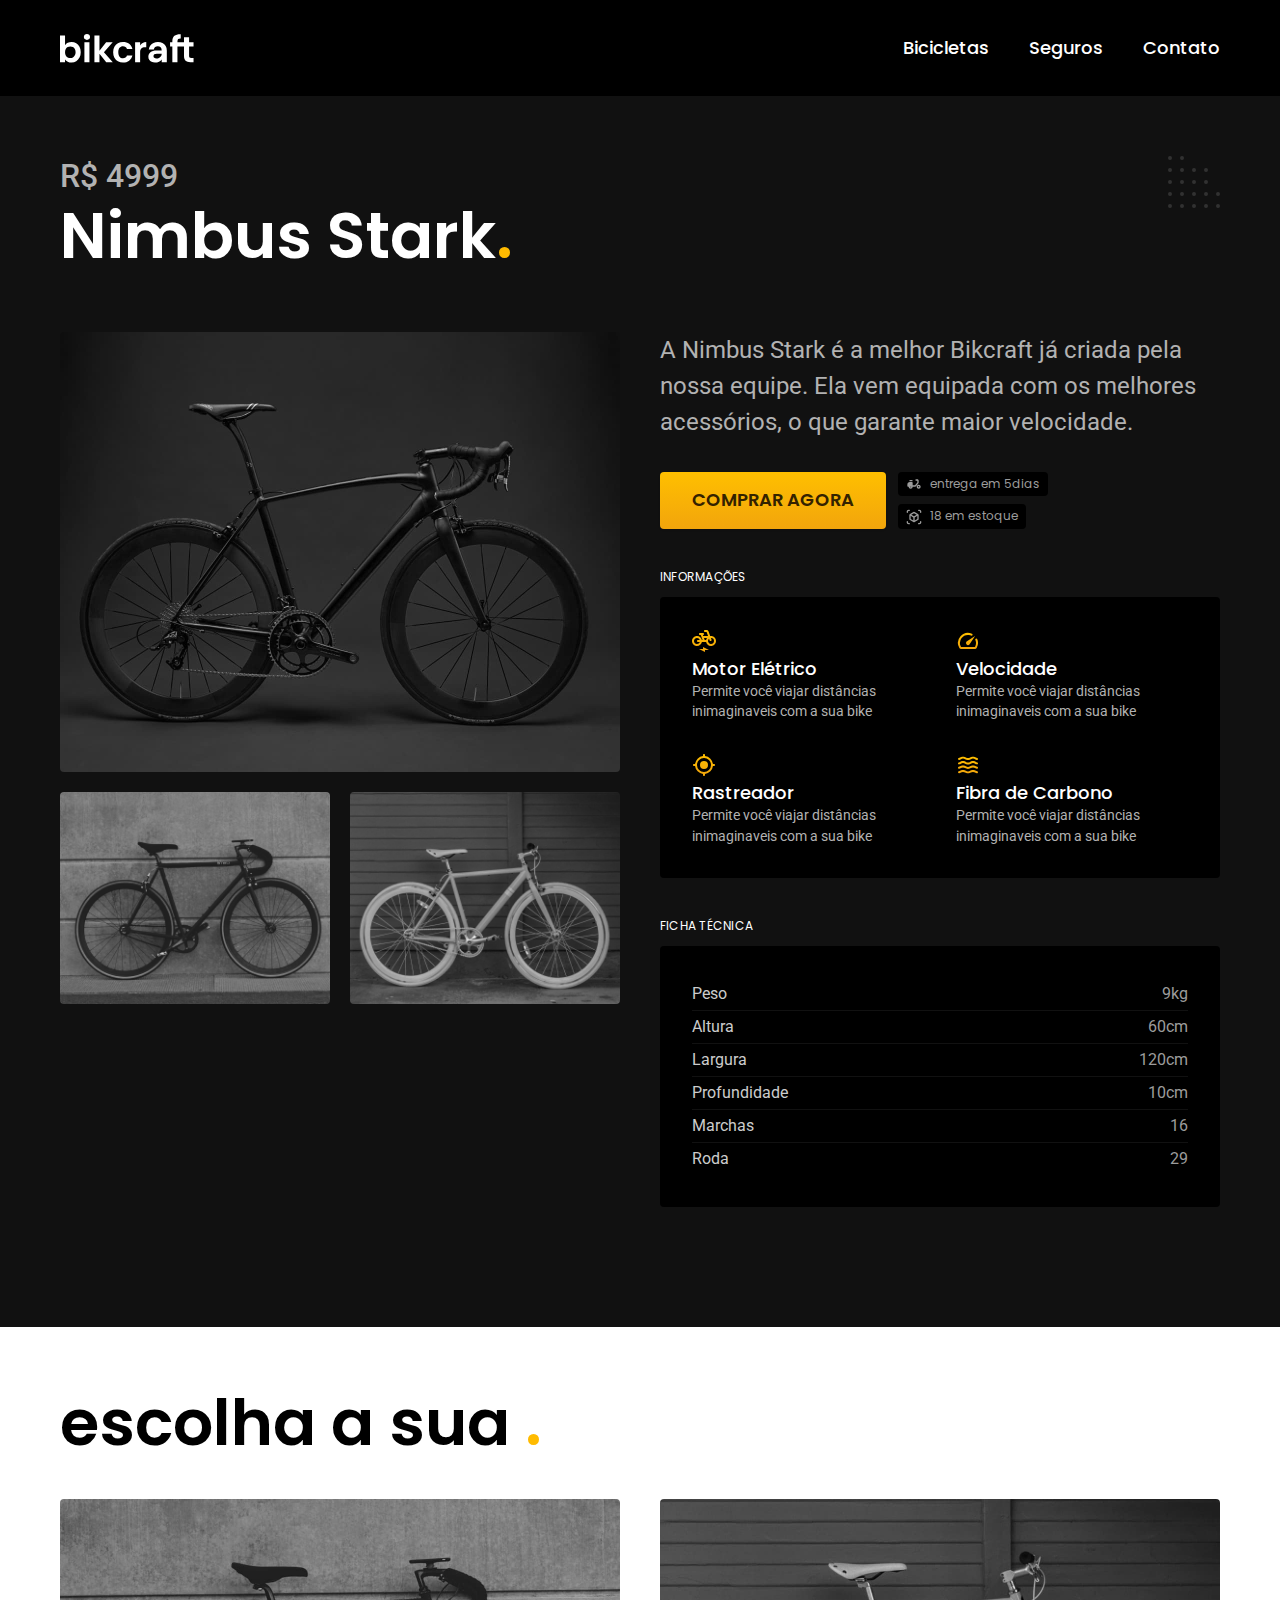
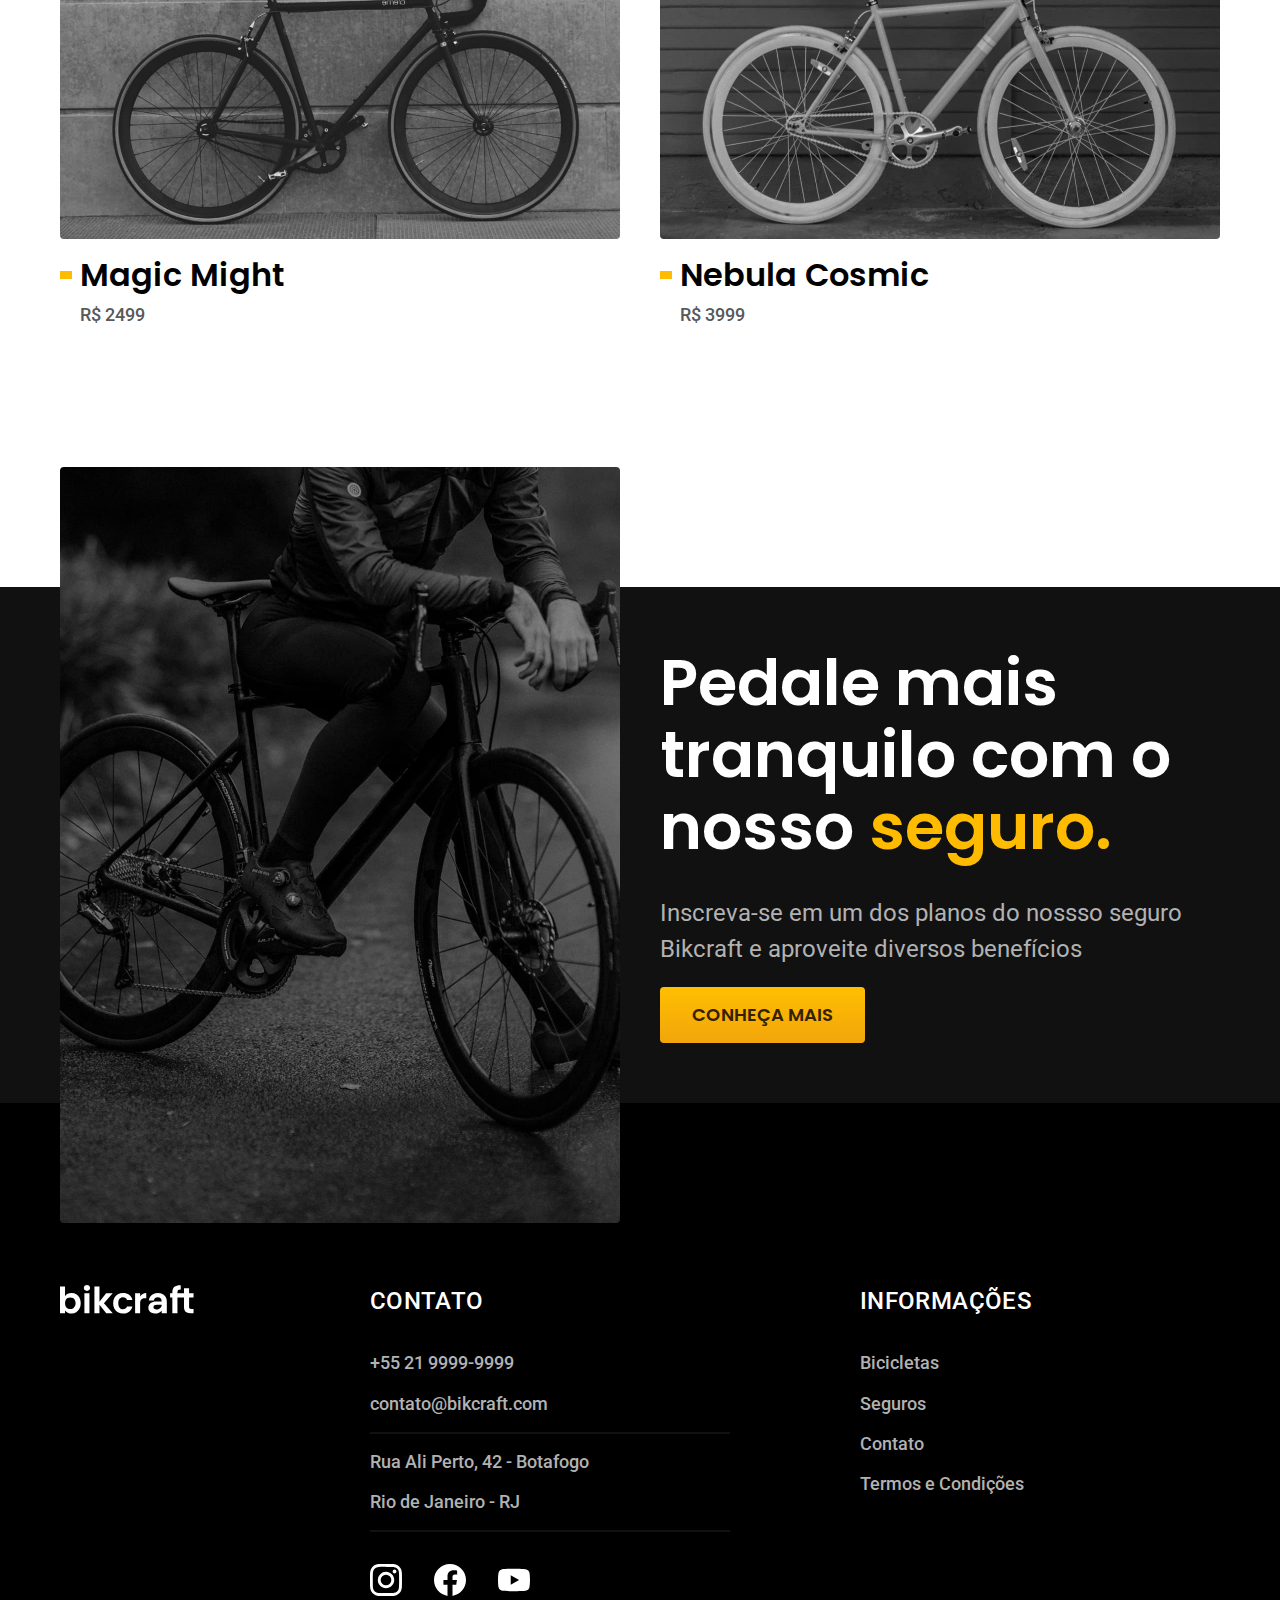
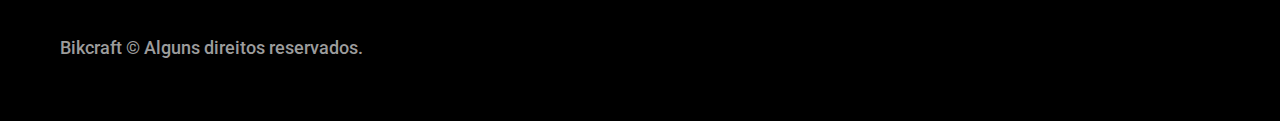
<file: bicicletas/nimbus.html>
<!DOCTYPE html>
<html lang="pt-br">

<head>
  <meta charset="UTF-8">
  <meta name="viewport" content="width=device-width, initial-scale=1.0">
  <title>Nimbus | Bikcraft</title>
  <meta name="description" content="Termos e Condições.">

  <link rel="icon" href="../favicon.svg" type="image/svg+xml">
  <link rel="preload" href="../CSS/style.min.css" as="style">
  <link rel="stylesheet" href="../CSS/style.min.css">
  <script>document.documentElement.classList.add('js');</script>

  <link rel="preconnect" href="https://fonts.googleapis.com">
  <link rel="preconnect" href="https://fonts.gstatic.com" crossorigin>
  <link href="https://fonts.googleapis.com/css2?family=Merriweather:ital,wght@1,900&family=Poppins:wght@400;600&family=Roboto:wght@400;500&display=swap" rel="stylesheet">
</head>

<body id="bicicleta">
  <header class="header-bg">
    <div class="header container">
      <a href="../">
        <img src="../img/bikcraft.svg" alt="Bikcraft" width="136" height="32">
      </a>

      <nav aria-label="primaria">
        <ul class="header-menu font-1-m cor-0">
          <li><a href="../bicicletas.html">Bicicletas</a></li>
          <li><a href="../seguros.html">Seguros</a></li>
          <li><a href="../contato.html">Contato</a></li>
        </ul>
      </nav>
    </div>
  </header>

  <main class="titulo-bg">
    <div>
      <div class="titulo container">
        <p class="font-2-xl cor-5">R$ 4999</p>
        <h1 class="font-1-xxl cor-0">Nimbus Stark<span class="cor-p1">.</span></h1>
      </div>
    </div>
    <div class="bicicleta container">
      <div class="bicicleta-imagens">
        <img src="../img/bicicleta/nimbus1.jpg" alt="Bicicleta 1" width="560" height="440">
        <img src="../img/bicicleta/nimbus2.jpg" alt="Bicicleta 2" width="560" height="440">
        <img src="../img/bicicleta/nimbus3.jpg" alt="Bicicleta 3" width="560" height="440">
      </div>

      <div class="bicicleta-conteudo">
        <p class="font-2-l cor-5">A Nimbus Stark é a melhor Bikcraft já criada pela nossa equipe. Ela vem equipada com os melhores acessórios, o que garante maior velocidade.</p>

        <div class="bicicleta-comprar">
          <a class="botao" href="../orcamento.html?tipo=bikcraft&produto=nimbus">Comprar Agora</a>
          <span class="font-1-xs cor-6"><img src="../img/icones/entrega.svg" alt=""> entrega em 5dias</span>
          <span class="font-1-xs cor-6"><img src="../img/icones/estoque.svg" alt="">18 em estoque</span>

        </div>
        <h2 class="font-1-xs cor-0">Informações</h2>
        <ul class="bicicleta-informacoes">
          <li>
            <img src="../img/icones/eletrica.svg" alt="">
            <h3 class="font-1-m cor-0">Motor Elétrico</h3>
            <p class="font-2-xs cor-5">Permite você viajar distâncias inimaginaveis com a sua bike</p>
          </li>
          <li>
            <img src="../img/icones/velocidade.svg" alt="">
            <h3 class="font-1-m cor-0">Velocidade</h3>
            <p class="font-2-xs cor-5">Permite você viajar distâncias inimaginaveis com a sua bike</p>
          </li>
          <li>
            <img src="../img/icones/rastreador.svg" alt="">
            <h3 class="font-1-m cor-0">Rastreador</h3>
            <p class="font-2-xs cor-5">Permite você viajar distâncias inimaginaveis com a sua bike</p>
          </li>
          <li>
            <img src="../img/icones/carbono.svg" alt="">
            <h3 class="font-1-m cor-0">Fibra de Carbono</h3>
            <p class="font-2-xs cor-5">Permite você viajar distâncias inimaginaveis com a sua bike</p>
          </li>
        </ul>

        <h2 class="font-1-xs cor-0">Ficha Técnica</h2>

        <ul class="bicicleta-ficha font-2-s cor-4">
          <li>Peso <span>9kg</span> </li>
          <li>Altura <span>60cm</span> </li>
          <li>Largura <span>120cm</span> </li>
          <li>Profundidade <span>10cm</span> </li>
          <li>Marchas <span>16</span> </li>
          <li>Roda <span>29</span> </li>
        </ul>
      </div>
    </div>

  </main>

  <article class="bicicletas-lista container">
    <h2 class="font-1-xxl">escolha a sua <span class="cor-p1">.</span></h2>
    <ul>
      <li>
        <a href="../bicicletas/magic.html">
          <img src="../img/bicicletas/magic.jpg" alt="Bicicleta preta">
          <h3 class="font-1-xl">Magic Might</h3>
          <span class="font-2-m cor-8">R$ 2499</span>
        </a>
      </li>

      <li>
        <a href="../bicicletas/nebula.html">
          <img src="../img/bicicletas/nebula.jpg" alt="Bicicleta preta">
          <h3 class="font-1-xl">Nebula Cosmic</h3>
          <span class="font-2-m cor-8">R$ 3999</span>
        </a>
      </li>
    </ul>
  </article>

  <article class="seguro-bg">
    <div class="seguro container">
      <div class="seguro-imagem">
        <img src="../img/fotos/seguros.jpg" alt="Pessoa parada em cima de uma bicicleta">
      </div>
      <div class="seguro-conteudo">
        <h2 class="font-1-xxl cor-0">Pedale mais tranquilo com o nosso <span class="cor-p1">seguro.</span></h2>
        <p class="font-2-l cor-5">Inscreva-se em um dos planos do nossso seguro Bikcraft e aproveite diversos benefícios</p>
        <a class="botao" href="../seguros.html">Conheça Mais</a>
      </div>
    </div>
  </article>

  <footer class="footer-bg">
    <div class="footer container">
      <img src="../img/bikcraft.svg" alt="Bikcraft">
      <div class="footer-contato">
        <h3 class="font-2-l-b cor-0">Contato</h3>
        <ul class="font-2-m cor-5">
          <li><a href="tel::+552199999999">+55 21 9999-9999</a></li>
          <li><a href="mailto:contato@bikcraft.com">contato@bikcraft.com</a></li>
          <li>Rua Ali Perto, 42 - Botafogo</li>
          <li>Rio de Janeiro - RJ</li>
        </ul>

        <div class="footer-redes">
          <a href="../">
            <img src="../img/redes/instagram.svg" alt="Instagram"></a>
          <a href="../"><img src="../img/redes/facebook.svg" alt="Facebook"></a>
          <a href="../"><img src="../img/redes/youtube.svg" alt="Youtube"></a>
        </div>
      </div>

      <div class="footer-informacoes">
        <h3 class="font-2-l-b cor-0">Informações</h3>
        <nav>
          <ul class="font-2-m cor-5">
            <li><a href="../bicicletas.html">Bicicletas</a></li>
            <li><a href="../seguros.html">Seguros</a></li>
            <li><a href="../contato.html">Contato</a></li>
            <li><a href="../termos.html">Termos e Condições</a></li>
          </ul>
        </nav>
      </div>
      <p class="footer-copy font-2-m cor-6">Bikcraft © Alguns direitos reservados.</p>
    </div>
  </footer>
  <script src="../js/script.js"></script>
</body>

</html>
</file>
<file: CSS/style.min.css>
body{margin:0;font-family:Arial,Helvetica,sans-serif}blockquote,dd,h1,h2,h3,h4,p,ul{margin:0}ul{padding:0;list-style:none}a{text-decoration:none;color:inherit}img{max-width:100%;height:auto;display:block}img[src$=".jpg"]{border-radius:4px}.font-1-xs{font:400 0.75rem/1.35 Poppins,sans-serif}.font-2-xs{font:400 0.875rem/1.43 Roboto,sans-serif}.font-1-s{font:500 1rem/1.5 Poppins,sans-serif}.font-2-s{font:400 1rem/1.5 Roboto,sans-serif}.font-1-m,.font-1-m-b{font:500 1.125rem/1.35 Poppins,sans-serif}.font-1-m-b{font-weight:600}.font-2-m{font:500 1.125rem/1.35 Roboto,sans-serif}.font-1-l{font:500 1.5rem/1.5 Poppins,sans-serif}.font-2-l,.font-2-l-b{font:400 1.5rem/1.5 Roboto,sans-serif}.font-2-l-b{font-weight:500;letter-spacing:.015em;text-transform:uppercase}.font-1-xl{font:600 2rem/1.25 Poppins,sans-serif}.font-2-xl{font:500 2rem/1.25 Roboto,sans-serif}.font-1-xxl{font:600 4rem/1.125 Poppins,sans-serif}@media (max-width:1200px){.font-1-xxl{font-size:3rem}.font-2-l,.font-2-l-b{font-size:1.25rem}}@media (max-width:800px){.font-1-xxl{font-size:2rem}.font-1-xl,.font-2-xl{font-size:1.5rem}}:root{--cor-0:#ffffff;--cor-1:#f7f7f7;--cor-2:#ededed;--cor-3:#dedede;--cor-4:#cccccc;--cor-5:#b2b2b2;--cor-6:#9c9c9c;--cor-7:#717171;--cor-8:#595959;--cor-9:#b2b2b2;--cor-10:#2e2e2e;--cor-11:#111111;--cor-12:#000000;--cor-p1:#ffbb00;--cor-p2:#e4a30b;--cor-p3:#a66f00;--cor-p4:#664400;--cor-p5:#332200}.cor-0{color:var(--cor-0)}.cor-1{color:var(--cor-1)}.cor-2{color:var(--cor-2)}.cor-3{color:var(--cor-3)}.cor-4{color:var(--cor-4)}.cor-5{color:var(--cor-5)}.cor-6{color:var(--cor-6)}.cor-7{color:var(--cor-7)}.cor-8{color:var(--cor-8)}.cor-9{color:var(--cor-9)}.cor-10{color:var(--cor-10)}.cor-11{color:var(--cor-11)}.cor-12{color:var(--cor-12)}.cor-p1{color:var(--cor-p1)}.cor-p2{color:var(--cor-p2)}.cor-p3{color:var(--cor-p3)}.cor-p4{color:var(--cor-p4)}.cor-p5{color:var(--cor-p5)}.js .fadeInDown{transform:translate3d(0,-20px,0)}.js .fadeInUp{transform:translate3d(0,20px,0)}.js .fadeInRight{transform:translate3d(20px,0,0)}.js .fadeInLeft{transform:translate3d(-20px,0,0)}.js [data-anime]{opacity:0}.js .anime{opacity:1;transform:none;transition:transform .8s,opacity .8s}.header-bg{background-color:var(--cor-12)}.header{display:flex;flex-wrap:wrap;gap:20px;justify-content:space-between;align-items:center;padding-top:20px;padding-bottom:20px}.header-menu{display:flex;gap:40px;flex-wrap:wrap}.header-menu a{color:var(--cor-0);display:inline-block;padding:16px 0;position:relative}.header-menu a:after{content:"";display:block;height:2px;width:0;background:var(--cor-0);margin-top:4px;transition:.3s;position:absolute}.header-menu a.ativo::after,.header-menu a:hover::after{width:100%}@media (max-width:800px){.header-menu{gap:20px}.header-menu a{background:var(--cor-11);padding:12px 16px;border-radius:4px}.header-menu a:hover{background-color:var(--cor-10)}.header a::after{display:none}}@media (max-width:600px){.header-menu{gap:12px}.header-menu a{padding:8px 12px;font-size:14px;font-family:Poppins;font-weight:400}}.footer-bg{background-color:var(--cor-12)}.footer{display:grid;grid-template-columns:3fr 5fr 4fr;gap:40px;padding-top:60px;padding-bottom:60px}.footer h3{margin-bottom:32px}.footer-contato ul{margin-bottom:32px}.footer-contato li:nth-child(2n):after{content:"";display:block;max-width:360px;height:2px;background:var(--cor-11);margin-top:16px}.footer li{margin-bottom:16px}.footer-redes{display:flex;gap:32px}.footer a:hover{color:var(--cor-0)}.footer-copy{grid-column:1/-1}@media (max-width:800px){.footer>img{display:none}.footer{grid-template-columns:1fr 1fr}}@media (max-width:600px){.footer{grid-template-columns:1fr;gap:60px}.footer-copy{margin-top:0}}.container{max-width:1200px;box-sizing:border-box;padding-left:20px;padding-right:20px;margin-left:auto;margin-right:auto}.botao{display:inline-block;padding:16px 32px;background:linear-gradient(#ffbf00,#f2a50c);border-radius:4px;box-shadow:0 1px 2px rgba(0,0,0,.1);text-transform:uppercase;color:var(--cor-p5);font:600 1.125rem/1.35 Poppins,sans-serif;max-width:max-content;border:none;cursor:pointer}.botao:hover{background:linear-gradient(#ffb60d,#e59317)}.botao.secundario{background:var(--cor-10);color:var(--cor-2)}.botao.secundario:hover{background:var(--cor-9);color:var(--cor-2)}.botao.seta{display:flex;align-items:center}.botao.seta::after{content:"";display:inline-block;width:18px;height:10px;margin-left:12px;background:url("../img/icones/seta.svg");transition:transform .2s}.botao.seta:hover::after{transform:translateX(4px)}@media (max-width:600px){.botao{padding:12px 16px;font-size:1rem}}.link{display:inline-block;color:var(--cor-p1);font:500 1.5rem/1.5 Poppins,sans serif;text-transform:uppercase}.link::after{content:"";display:block;width:100%;height:4px;background-color:currentColor}.link:hover{color:var(--cor-0)}.titulo-bg{padding-top:60px;padding-bottom:60px;background-color:var(--cor-11)}.titulo{background:url("../img/dec/top-right.svg") no-repeat top right 20px}.titulo p{margin-bottom:4px}@media (max-width:800px){.titulo-bg{padding-top:40px;padding-bottom:40px}.titulo p{font-size:1rem;text-transform:lowercase;font-weight:400}}.form{display:grid;grid-template-columns:1fr 1fr;gap:20px}.form label{display:block;font:500 1rem/1.5 Poppins,sans-serif;margin-bottom:4px}.form .col-2{grid-column:span 2}.form input[type=email],.form input[type=text],.form textarea{font:400 1rem/1.5 Roboto,sans-serif;background:var(--cor-1);border:1px solid var(--cor-2);padding:12px;border-radius:4px;width:100%;box-sizing:border-box}.form input[type=email]:focus,.form input[type=text]:focus,.form textarea:focus{outline:0;border-color:var(--cor-p1);background:var(--cor-0);box-shadow:0 0 0 2px #fea}@media (max-width:600px){.form{grid-template-columns:1fr}.form .col-2{grid-column:1}}.introducao-bg{background:var(--cor-12) url("../img/dec/bottom-left.svg") no-repeat bottom 160px left 20px;box-shadow:inset 0 -120px var(--cor-0)}.introducao{display:grid;grid-template-columns:1fr 1fr;gap:0 40px}.introducao-conteudo{align-self:end;padding-bottom:200px}.introducao img{width:100%;height:100%;object-fit:cover;border-radius:4px}.introducao h1{margin-bottom:32px}.introducao p{margin-bottom:20px;color:#b2b2b2}@media (max-width:800px){.introducao-bg{background:var(--cor-11);padding-top:40px;box-shadow:inset 0 -60px var(--cor-0)}.introducao{grid-template-columns:1fr;gap:32px}.introducao-conteudo{padding-bottom:0}.introducao h1{margin-bottom:16px}.introducao img{height:300px;width:100%}}.tecnologia-bg{background-color:var(--cor-11);box-shadow:inset 0 80px var(--cor-0),inset 0 -80px var(--cor-0)}.tecnologia{display:grid;grid-template-columns:1fr 1fr;gap:40px}.tecnologia-imagem img{width:100%;height:100%;object-fit:cover;object-position:left}.tecnologia-conteudo{padding-top:160px;padding-bottom:160px}.tecnologia-conteudo>span{display:block;margin-bottom:20px}.tecnologia-conteudo h2{margin-bottom:32px}.tecnologia-conteudo>p{margin-bottom:20px}.tecnologia a{margin-bottom:80px}.tecnologia-vantagens{display:flex;gap:40px}.tecnologia-vantagens h3{margin-bottom:8px;width:max-content}.tecnologia-vantagens img{width:24px;margin-bottom:8px}@media (max-width:800px){.tecnologia-bg{box-shadow:initial}.tecnologia{grid-template-columns:1fr}.tecnologia-conteudo{padding-top:60px;padding-bottom:60px}.tecnologia-imagem{display:none}.tecnologia a{margin-bottom:60px}}@media (max-width:600px){.tecnologia-vantagens{flex-direction:column}}.parceiros{padding-top:60px;padding-bottom:120px}.parceiros h2{margin-bottom:60px}.parceiros ul{max-width:1400px;display:grid;grid-template-columns:repeat(4,1fr);margin:0 auto;padding:0 20px}.parceiros li{display:flex;padding:32px;border-left:2px solid var(--cor-2)}.parceiros img{margin:auto}.parceiros li:first-child,.parceiros li:nth-child(5){border-left:none}.parceiros li:nth-child(n+5){border-top:2px solid var(--cor-2)}@media (max-width:800px){.parceiros{padding-bottom:60px}.parceiros h2{margin-bottom:20px}.parceiros ul{grid-template-columns:repeat(2,1fr)}.parceiros li{padding:20px}.parceiros li:nth-child(n+3){border-top:2px solid var(--cor-2)}.parceiros li:nth-child(odd){border-left:none}}.depoimento{display:grid;grid-template-columns:1fr 1fr;background-color:var(--cor-p1);overflow:hidden}.depoimento img{border-radius:0;width:100%;height:100%;object-fit:cover}.depoimento-conteudo{padding:40px 40px 80px 80px;align-self:end;background:url("../img/dec/bottom-right-p.svg") no-repeat bottom 40px right 40px}.depoimento-conteudo p{max-width:32ch;font-family:Merriweather,serif;font-style:italic;font-weight:900;margin-bottom:32px;position:relative}.depoimento p::after,.depoimento p::before{font-size:5rem;color:var(--cor-p2);position:absolute}.depoimento p::before{content:"“";left:-50px;top:-20px}.depoimento p::after{content:"”"}@media (min-width:1200px){.depoimento img{max-height:520px}}@media (max-width:800px){.depoimento{grid-template-columns:1fr;text-align:center}.depoimento-conteudo{padding:40px 20px;justify-self:center}.depoimento img{max-height:200px}}.bicicletas-lista{padding-top:60px;padding-bottom:120px}.bicicletas-lista h2{margin-bottom:40px}.bicicletas-lista ul{display:flex;gap:40px;padding:0 20px 20px 20px;max-width:1400px;margin-left:auto;margin-right:auto;overflow-x:auto;-webkit-overflow-scrolling:touch}#bicicleta .bicicletas-lista ul{padding:0 0 20px 0}.bicicletas-lista li{min-width:280px}.bicicletas-lista a{display:block}.bicicletas-lista img{margin-bottom:16px}.bicicletas-lista h3{margin-bottom:8px;display:flex;align-items:center}.bicicletas-lista h3::before{content:"";display:inline-block;background-color:var(--cor-p1);height:8px;width:12px;margin-right:8px;transition:width .2s}.bicicletas-lista a:hover h3::before{width:24px}.bicicletas-lista li span{padding-left:20px}@media (max-width:800px){.bicicletas-lista{padding-top:60px;padding-bottom:60px}.bicicletas-lista ul{gap:20px}}.bicicletas-bg{background:linear-gradient(to right,var(--cor-0) 30%,var(--cor-11) 0)}.bicicletas{display:grid;grid-template-columns:1fr 1fr;gap:40px;padding-top:60px;padding-bottom:60px;background:url("../img/dec/top-right.svg") no-repeat top 40px right 20px}.bicicletas-imagem{display:grid}.bicicletas-imagem img{grid-area:1/1}.bicicletas-imagem span{grid-area:1/1;place-self:start end;margin-top:20px;background:var(--cor-12);display:inline-block;padding:8px 16px 8px 8px;border-radius:4px 0 0 4px}.bicicletas-conteudo{display:grid;grid-template-columns:1fr auto;align-content:start}.bicicletas h2,.bicicletas p{grid-column:1/-1}.bicicletas h2{margin-bottom:20px}.bicicletas h2::before{content:"";display:block;width:12px;height:8px;background-color:var(--cor-p1);margin-bottom:8px}.bicicletas p{margin-bottom:32px}.bicicletas a{place-self:end}.bicicletas li{display:flex;align-items:center}.bicicletas ul{display:grid;gap:16px}.bicicletas-conteudo img{width:24px;margin-right:8px}@media (max-width:800px){.bicicletas-bg{background:var(--cor-11)}.bicicletas{grid-template-columns:1fr;gap:20px;padding-top:40px;padding-bottom:40px}}@media (max-width:600px){.bicicletas-conteudo{grid-template-columns:1fr}.bicicletas a{place-self:start}.bicicletas ul{font-size:1rem;grid-template-columns:1fr 1fr;margin-bottom:32px}}.bicicleta{display:grid;grid-template-columns:1fr 1fr;align-items:start;gap:40px;padding-top:60px;padding-bottom:60px}#bicicleta .titulo p{text-transform:uppercase}.bicicleta-imagens{display:flex;flex-wrap:wrap;gap:20px}.bicicleta-imagens img{flex:1;min-width:200px}.bicicleta-imagens img:first-child{min-width:100%}.bicicleta-conteudo>p{margin-bottom:32px}.bicicleta-comprar{display:grid;grid-template-columns:max-content auto;align-items:center;justify-items:start;gap:8px 12px;margin-bottom:40px}.bicicleta-comprar a{grid-row:span 2}.bicicleta-comprar span{display:flex;align-items:center;background-color:var(--cor-12);gap:8px;padding:4px 8px;border-radius:4px}.bicicleta-conteudo h2{text-transform:uppercase;letter-spacing:.015rem;margin-bottom:12px}.bicicleta-ficha,.bicicleta-informacoes{padding:32px;background-color:var(--cor-12);border-radius:4px}.bicicleta-informacoes{margin-bottom:40px;display:grid;grid-template-columns:1fr 1fr;gap:32px}.bicicleta-informacoes img{width:24px;margin-bottom:4px}.bicicleta-ficha li{padding:4px 0;display:flex;justify-content:space-between;border-bottom:1px solid var(--cor-11)}.bicicleta-ficha li:last-child{border-bottom:none}.bicicleta-ficha span{color:var(--cor-6)}@media (max-width:800px){.bicicleta{grid-template-columns:1fr;padding-top:40px;padding-bottom:40px}.bicicleta-imagens{grid-row:3}}@media (max-width:400px){.bicicleta-informacoes{grid-template-columns:1fr}.bicicleta-comprar{grid-template-columns:1fr}}.seguro-bg{background-color:var(--cor-11);box-shadow:inset 0 120px var(--cor-0),inset 0 -120px var(--cor-12)}.seguro{display:grid;grid-template-columns:1fr 1fr;gap:40px}.seguro-imagem img{width:100%;height:100%;object-fit:cover}.seguro-conteudo{padding-top:180px;padding-bottom:180px}.seguro h2{margin-bottom:32px}.seguro p{margin-bottom:20px}@media (max-width:800px){.seguro-bg{background-color:var(--cor-11);box-shadow:inset 0 -60px var(--cor-12)}.seguro{grid-template-columns:1fr}.seguro-conteudo{grid-row:1;padding-top:40px;padding-bottom:0}}.seguros-bg{background:var(--cor-11)}.seguros{padding-top:60px;padding-bottom:60px;display:grid;grid-template-columns:1fr 1fr;gap:40px;align-items:center}#seguros .seguros{padding-top:0}.seguros h2{grid-column:1/-1}.seguros-item{background-color:var(--cor-12);padding:32px 32px 32px 60px;display:grid;grid-template-columns:1fr auto;border-radius:4px}.seguros-item h3{margin-bottom:40px}.seguros-item span{grid-column:2;display:block;text-align:right}.seguros-item ul{grid-column:1/-1;margin-bottom:32px}.seguros-item li{display:flex;align-items:center;position:relative}.seguros-item li+li{margin-top:20px}.seguros-item li::before{content:"";display:inline-block;width:13px;height:9px;background-image:url("../img/icones/lista.svg");position:absolute;left:-21px}.seguros-item a{grid-column:1/-1}@media (max-width:800px){.seguros{grid-template-columns:1fr}}.vantagens-bg{background-color:var(--cor-12)}.vantagens{padding-top:120px;padding-bottom:120px}.vantagens h2{padding-bottom:60px}.vantagens ul{display:grid;grid-template-columns:repeat(auto-fit,minmax(280px,max-content));gap:40px 80px}.vantagens h3,.vantagens img{margin-bottom:8px}@media (max-width:800px){.vantagens{padding-top:60px;padding-bottom:60px}.vantagens h2{margin-bottom:40px}.vantagens ul{gap:20px}}.perguntas{padding-top:120px;padding-bottom:120px}.perguntas h2{margin-bottom:60px}.perguntas dl>div{padding:20px;border-radius:4px}.perguntas dl>div:nth-child(odd){background-color:var(--cor-1)}.perguntas button{display:grid;grid-template-columns:auto 1fr auto;align-items:center;gap:8px;cursor:pointer;border:none;background:0 0;width:100%;text-align:left}.perguntas button::before{content:"";display:inline-block;width:12px;height:8px;background-color:var(--cor-p1)}.perguntas button::after{content:"";display:inline-block;width:14px;height:6px;background:url("../img/icones/seta-abrir.svg");transition:.3s}.perguntas button:hover::after,.perguntas button[aria-expanded=true]::after{transform:rotate(180deg)}.js .perguntas dd{display:none}.js .perguntas dd.ativa{display:block}.perguntas dd{padding-left:20px;padding-top:16px;max-width:80ch}@media (max-width:800px){.perguntas{padding-top:60px;padding-bottom:60px}.perguntas h2{margin-bottom:40px}}#contato{background:linear-gradient(var(--cor-11) 600px,var(--cor-1) 0)}.contato{display:grid;grid-template-columns:5fr 7fr}.contato-dados,.contato-formulario{padding:60px;box-shadow:0 1px 2px rgba(0,0,0,.1)}.contato-dados{border-radius:5px 0 0 5px;background:var(--cor-12) url("../img/dec/bottom-left.svg") no-repeat bottom 20px left 20px}.contato-formulario{border-radius:0 5px 5px 0;background:var(--cor-0) url("../img/dec/bottom-right.svg") no-repeat bottom 20px right 20px}.contato-dados h2{margin-bottom:60px}.contato-endereco{margin-bottom:32px;background:url("../img/icones/local.svg") no-repeat 0 2px;padding-left:28px}.contato-endereco p{margin-bottom:8px}.contato-meios a{display:block;max-width:max-content;margin-bottom:8px;padding-left:28px}.contato-meios a:hover{color:var(--cor-0)}.contato-meios a:first-child{background:url("../img/icones/email.svg") no-repeat 0 2px}.contato-meios a:nth-child(2){margin-bottom:32px}.contato-meios a:nth-child(3){background:url("../img/icones/telefone.svg") no-repeat 0 2px;margin-bottom:60px}.contato-redes{display:flex;gap:32px;padding-left:28px}@media (max-width:800px){.contato{grid-template-columns:1fr}.contato-dados,.contato-fomrulario{padding:20px}.contato-dados{border-radius:5px 5px 0 0;background:var(--cor-12)}.contato-formulario{border-radius:0 0 5px 5px}.contato-dados h2,.contato-meios a:nth-child(3){margin-bottom:32px}.contato-redes{margin-bottom:12px}}.lojas{display:grid;grid-template-columns:1fr 1fr;gap:0 40px;padding-top:120px;padding-bottom:120px}.lojas img{border-radius:4px 4px 0 0}.lojas h2{grid-column:1/-1;margin-bottom:60px}.lojas-item{border-radius:4px;background:var(--cor-0);box-shadow:0 1px 2px rgba(0,0,0,.1)}.lojas-conteudo{display:grid;grid-template-columns:1fr 1fr;gap:32px 16px;padding:32px}.lojas-conteudo h3,.lojas-tempo{grid-column:1/-1}.lojas-dados{display:grid;gap:8px;border-left:2px solid var(--cor-2);padding-left:12px}.lojas-tempo{display:flex;align-items:center;gap:8px}@media (max-width:800px){.lojas{gap:20px;padding-top:60px;padding-bottom:60px}.lojas h2{margin-bottom:32px}.lojas-conteudo{grid-template-columns:1fr}}@media (max-width:600px){.lojas{grid-template-columns:1fr}}#orcamento{background:linear-gradient(var(--cor-11) 600px,var(--cor-1) 0)}.orcamento{display:grid;grid-template-columns:5fr 7fr;padding-bottom:120px}.orcamento h2{text-transform:uppercase;position:relative;display:flex;align-items:center}.orcamento h2::before{content:"";display:inline-block;width:4px;height:8px;background-color:var(--cor-p1);position:absolute;left:-12px}.orcamento-dados,.orcamento-produto{padding:60px;box-shadow:0 1px 2px rgba(0,0,0,.1)}.orcamento-produto{border-radius:5px 0 0 5px;background:var(--cor-12) url("../img/dec/bottom-left.svg") no-repeat bottom 20px left 20px;display:grid;grid-template-columns:1fr 1fr;gap:20px;align-content:start}.orcamento-produto>*{grid-column:1/-1}.orcamento-produto>label{grid-column:initial}.orcamento-produto label{font:600 1rem/1.5 Poppins,sans serif;color:var(--cor-4);background-color:var(--cor-10);display:grid;grid-template-columns:auto 1fr auto;align-items:center;padding:12px 16px;border-radius:4px;cursor:pointer;border:1 px solid var(--cor-10)}.orcamento-produto input:checked+label{background:var(--cor-0);color:var(--cor-11)}.orcamento-produto label::before{content:"";display:inline-block;box-sizing:border-box;width:12px;height:12px;border:1px solid var(--cor-6);border-radius:50%;margin-right:8px}.orcamento-produto input:checked+label::before{border-color:var(--cor-7);box-shadow:inset 0 0 0 3px var(--cor-0),inset 0 0 0 6px var(--cor-7)}.orcamento-produto label:hover{background-color:var(--cor-9);border-color:var(--cor-9)}.orcamento-produto input:focus+label{box-shadow:0 0 0 2px var(--cor-p1);border-color:var(--cor-12)}.orcamento-produto label span{display:none}.orcamento-produto input:checked+label span{display:inline-block}.orcamento-produto input{opacity:0;position:absolute;pointer-events:none}.orcamento-dados{border-radius:0 5px 5px 0;background:var(--cor-0) url("../img/dec/bottom-right.svg") no-repeat bottom 20px right 20px}.orcamento-conteudo{display:none}.orcamento-conteudo h2,.orcamento-dados h2:nth-of-type(n+2){margin-top:20px}#bikcraft:checked~#orcamento-bikcraft,#seguro:checked~#orcamento-seguro{display:grid;gap:20px}.orcamento-detalhes{display:none;background:var(--cor-0);padding:20px;grid-template-columns:1fr 1fr;border-radius:4px;align-items:center}.orcamento-detalhes li{display:flex;align-items:center;margin-bottom:8px}.orcamento-detalhes li img{width:16px;margin-right:8px}.orcamento-produto input:checked+label+.orcamento-detalhes{display:grid}@media (max-width:1200px){.orcamento-dados,.orcamento-produto{padding:32px}}@media (max-width:800px){.orcamento{grid-template-columns:1fr}.orcamento-produto{border-radius:5px 5px 0 0;background:var(--cor-12)}.orcamento-dados{border-radius:0 0 5px 5px}}@media (max-width:400px){.orcamento-produto{grid-template-columns:1fr}}.termos h2{font-weight:600;margin-bottom:20px}.termos{padding-top:80px;padding-bottom:80px}.termos p{max-width:75ch}.termos p+h2{margin-top:40px}
</file>
